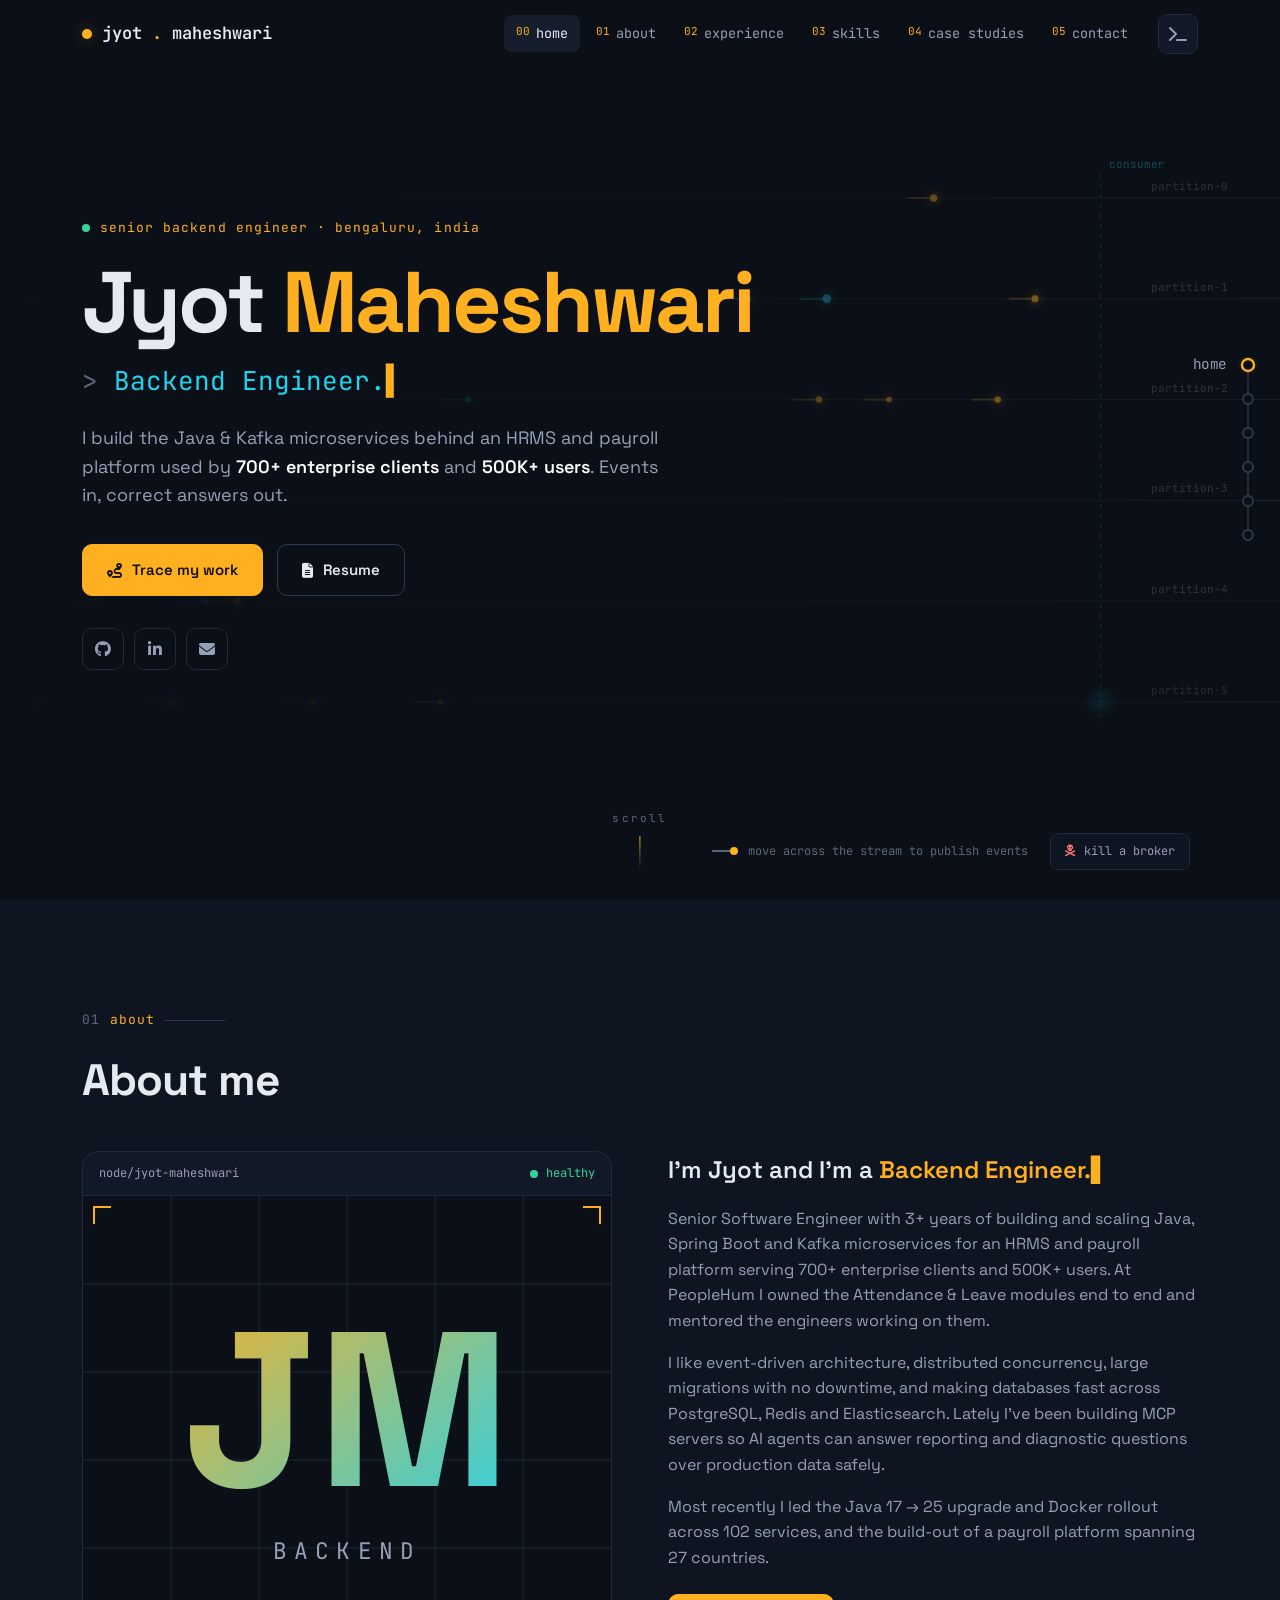
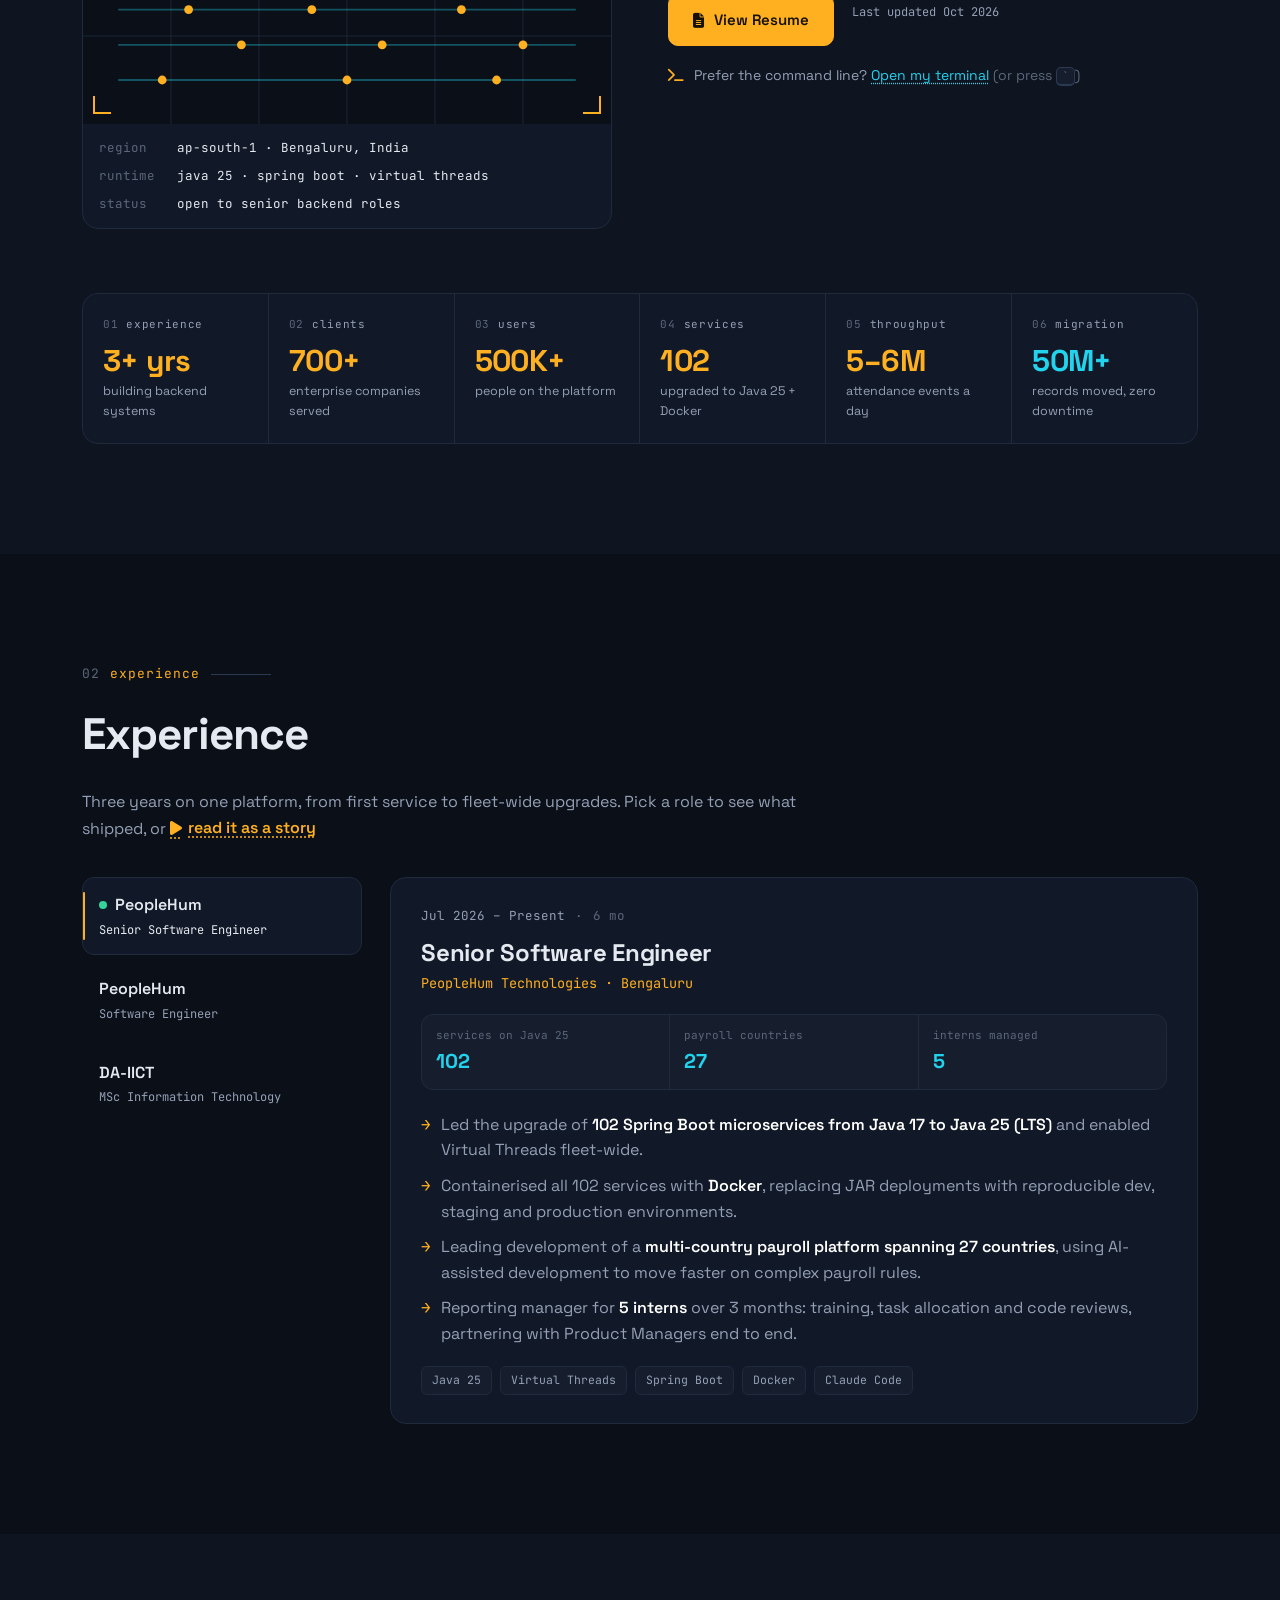
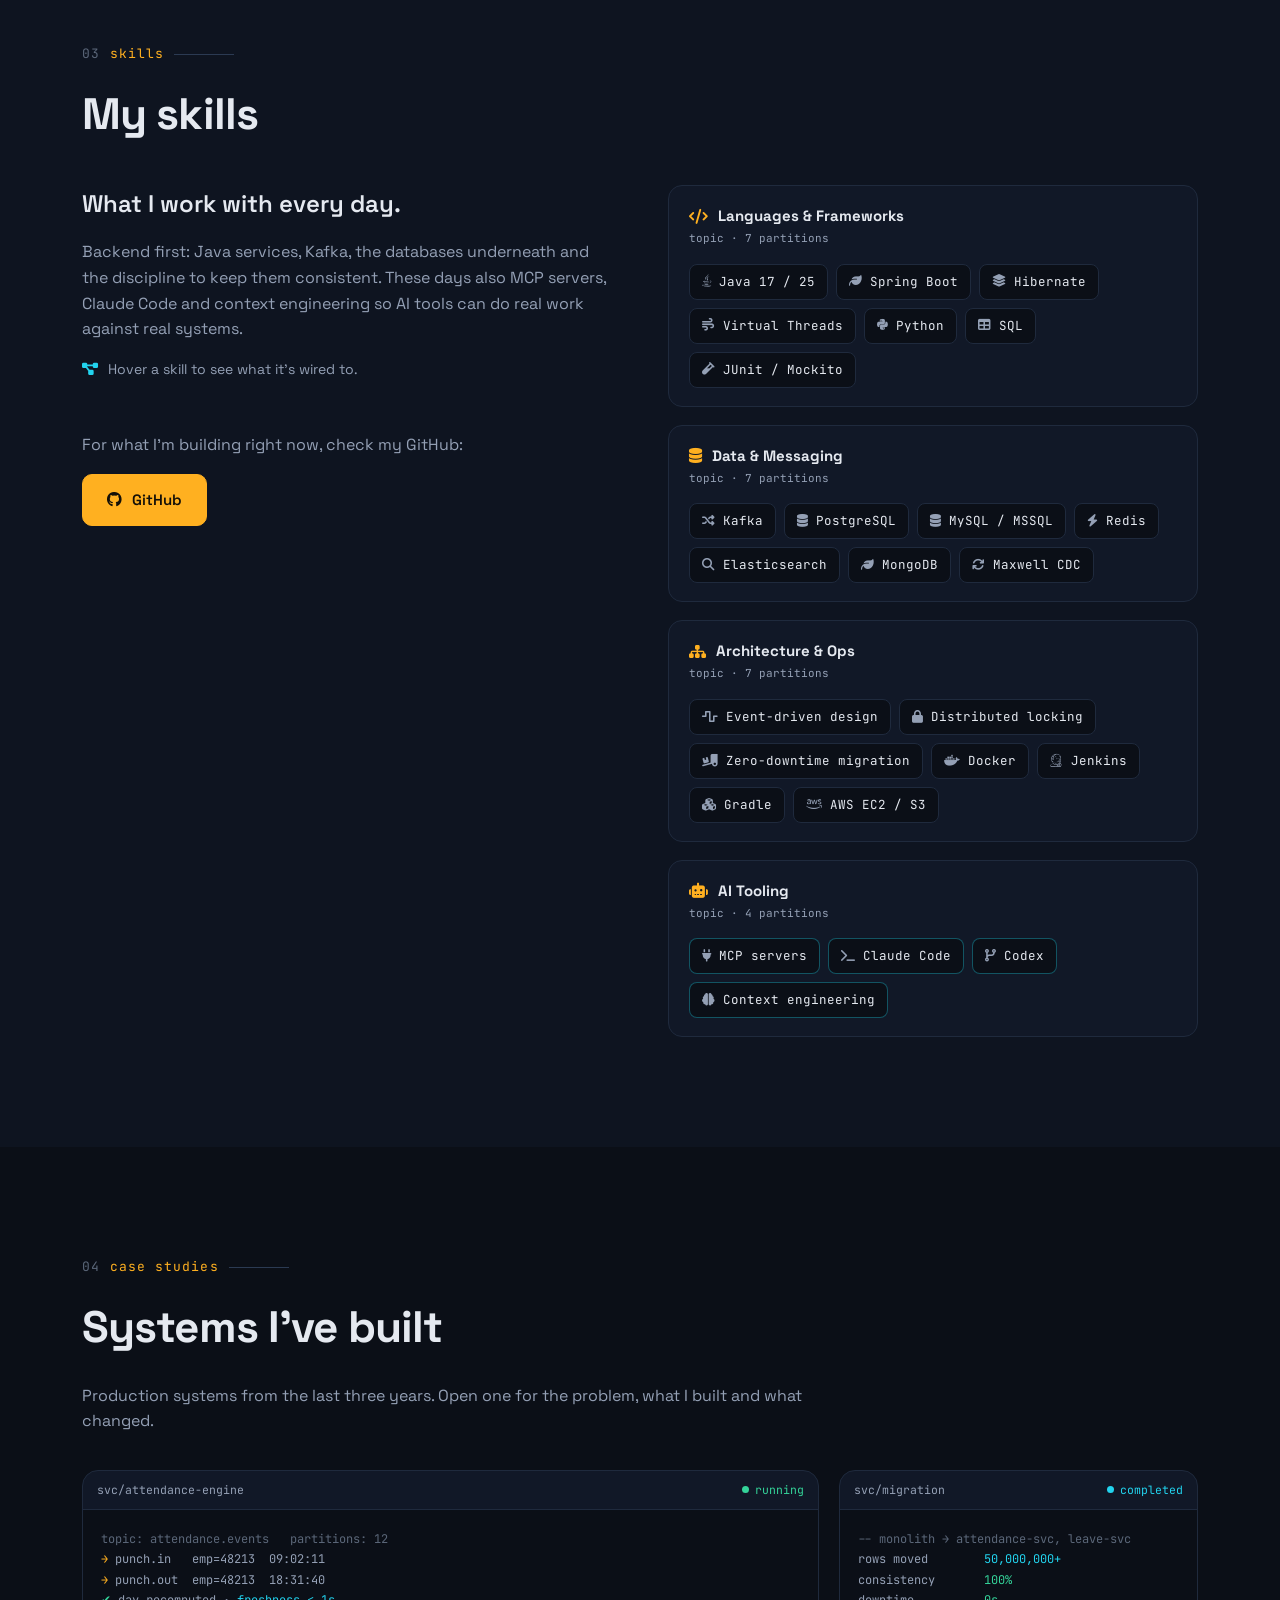
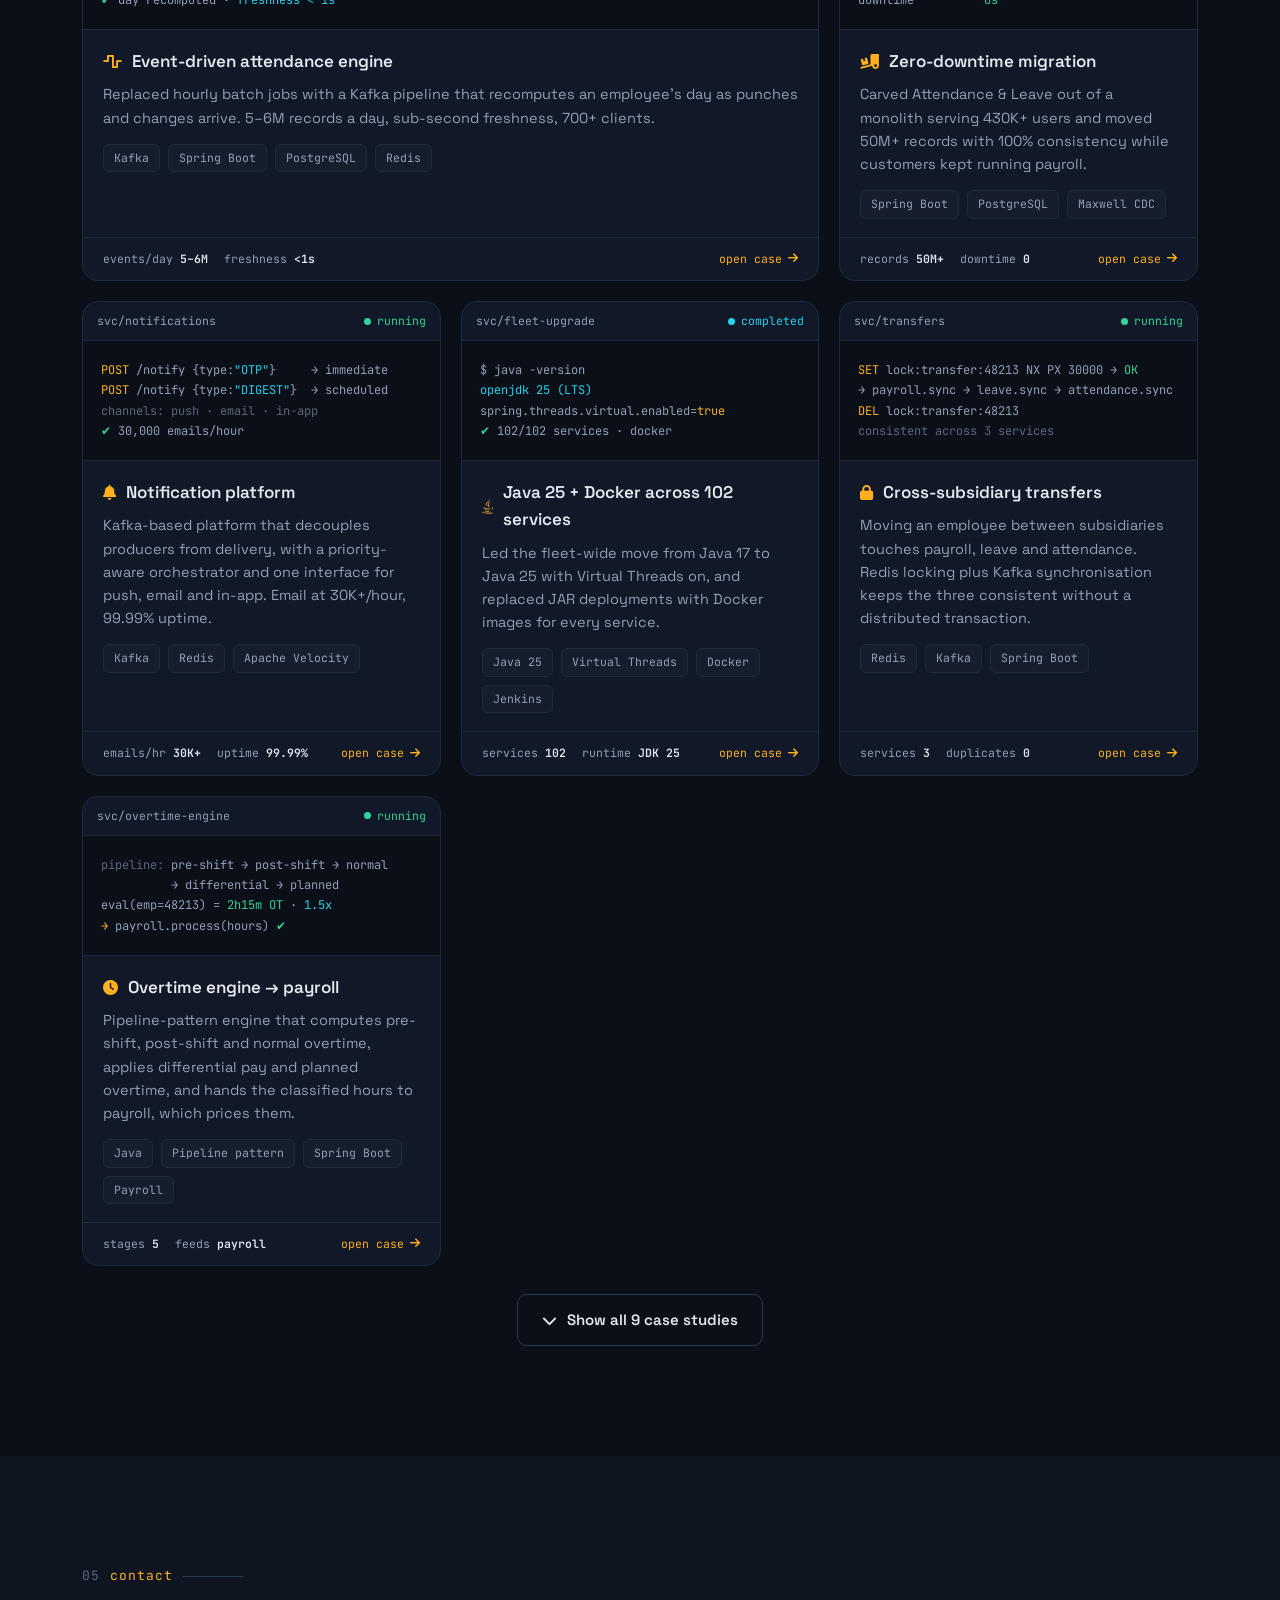
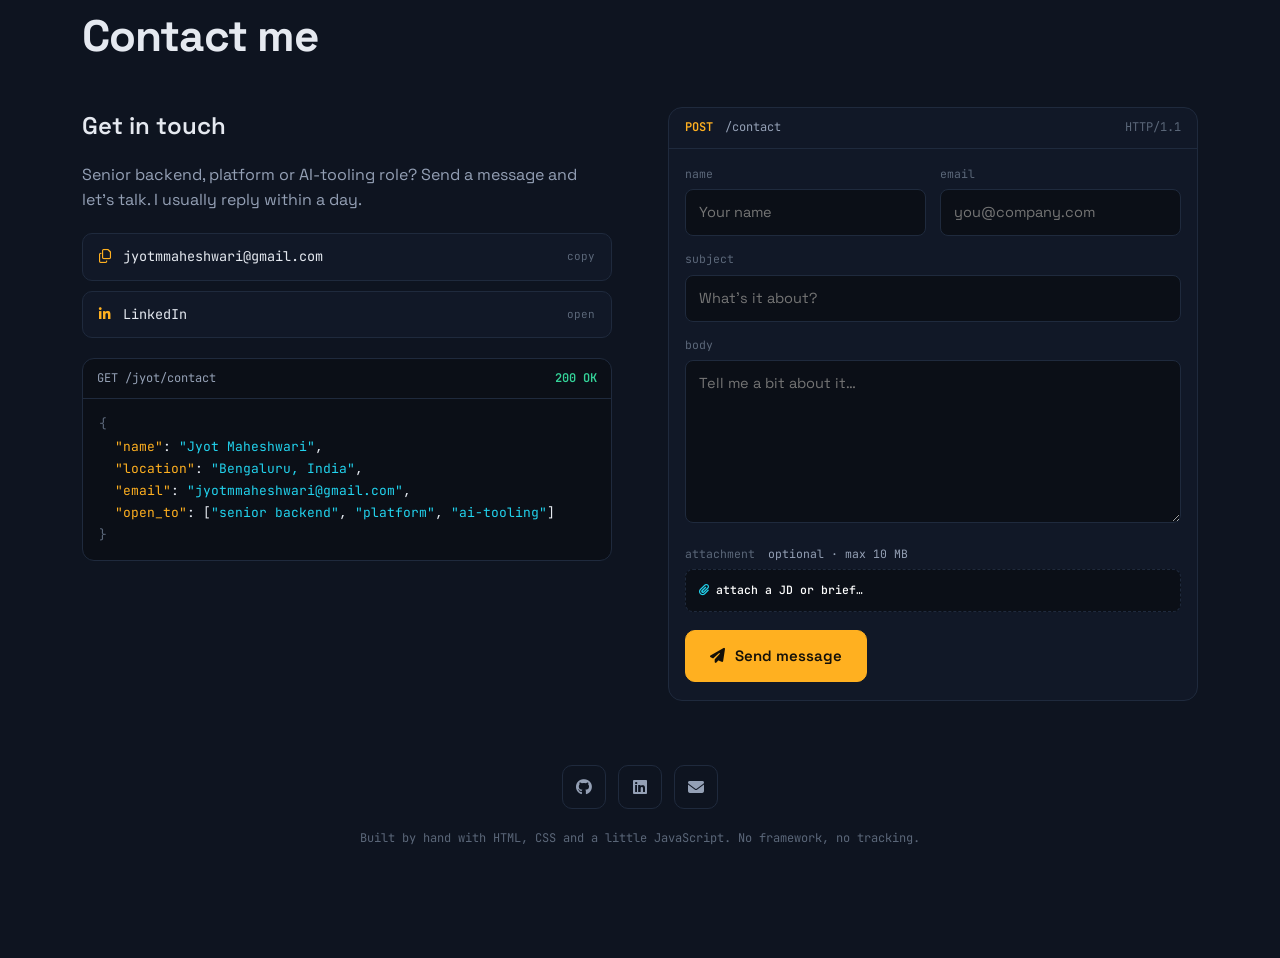
<file: index.html>
<!DOCTYPE html>
<html lang="en">

<head>
    <meta charset="UTF-8">
    <meta name="viewport" content="width=device-width, initial-scale=1">
    <title>Jyot Maheshwari | Senior Backend Engineer</title>
    <meta name="description" content="Jyot Maheshwari, Senior Backend Engineer in Bengaluru. Java, Spring Boot and Kafka microservices for an HRMS and payroll platform with 700+ enterprise clients and 500K+ users. Event-driven systems, zero-downtime migrations and MCP tooling over production data.">
    <meta name="keywords" content="Jyot Maheshwari, backend engineer, Java, Spring Boot, Kafka, microservices, event-driven, MCP, portfolio, Bengaluru">
    <meta name="author" content="Jyot Maheshwari">
    <meta name="theme-color" content="#0b0f17">

    <meta property="og:title" content="Jyot Maheshwari | Senior Backend Engineer">
    <meta property="og:description" content="Java, Spring Boot and Kafka at 500K+ user scale. Event-driven systems, zero-downtime migrations, MCP tooling.">
    <meta property="og:url" content="https://jyot21.github.io/">
    <meta property="og:type" content="website">
    <meta property="og:image" content="https://jyot21.github.io/assets/images/og.png">
    <meta property="og:image:width" content="1200">
    <meta property="og:image:height" content="630">
    <meta property="og:image:alt" content="Jyot Maheshwari, Senior Backend Engineer. Java, Spring Boot, Kafka. Event-stream artwork with partition lanes.">
    <meta name="twitter:card" content="summary_large_image">
    <meta name="twitter:title" content="Jyot Maheshwari | Senior Backend Engineer">
    <meta name="twitter:description" content="Java, Spring Boot and Kafka at 500K+ user scale. Event-driven systems, zero-downtime migrations, MCP tooling.">
    <meta name="twitter:image" content="https://jyot21.github.io/assets/images/og.png">

    <link rel="icon" type="image/svg+xml" href="assets/images/favicon.svg">

    <link rel="preconnect" href="https://fonts.googleapis.com">
    <link rel="preconnect" href="https://fonts.gstatic.com" crossorigin>
    <link href="https://fonts.googleapis.com/css2?family=JetBrains+Mono:wght@400;500;600&family=Space+Grotesk:wght@400;500;600;700&display=swap" rel="stylesheet">
    <link rel="stylesheet" href="https://cdnjs.cloudflare.com/ajax/libs/font-awesome/6.5.2/css/all.min.css" referrerpolicy="no-referrer">
    <link rel="stylesheet" href="assets/css/style.css">
    <link rel="stylesheet" href="assets/css/story.css">
    <script>document.documentElement.classList.add('js');</script>

    <script src="js/main.js" defer></script>
    <script src="js/terminal.js" defer></script>
    <script src="js/story.js" defer></script>
    <script src="js/playground.js" defer></script>
</head>

<body>
    <nav class="trace-rail" aria-label="Section trace">
        <span class="rail-line" aria-hidden="true"><span class="rail-fill"></span></span>
        <span class="rail-packet" aria-hidden="true"></span>
        <a class="rail-stop" href="#home"><span>home</span></a>
        <a class="rail-stop" href="#about"><span>about</span></a>
        <a class="rail-stop" href="#experience"><span>experience</span></a>
        <a class="rail-stop" href="#skills"><span>skills</span></a>
        <a class="rail-stop" href="#projects"><span>case studies</span></a>
        <a class="rail-stop" href="#contact"><span>contact</span></a>
    </nav>

    <button class="scroll-up-btn" type="button" aria-label="Back to top"><i class="fas fa-arrow-up"></i></button>

    <nav class="navbar">
        <div class="max-width">
            <a class="logo" href="#home"><span class="logo-dot" aria-hidden="true"></span>jyot<span>.</span>maheshwari</a>
            <ul class="menu" id="menu">
                <li><a href="#home"><span>00</span>home</a></li>
                <li><a href="#about"><span>01</span>about</a></li>
                <li><a href="#experience"><span>02</span>experience</a></li>
                <li><a href="#skills"><span>03</span>skills</a></li>
                <li><a href="#projects"><span>04</span>case studies</a></li>
                <li><a href="#contact"><span>05</span>contact</a></li>
            </ul>
            <button class="term-btn" type="button" aria-label="Open terminal" title="Terminal ( ` )"><i class="fas fa-terminal"></i></button>
            <button class="menu-btn" type="button" aria-label="Open menu" aria-expanded="false" aria-controls="menu">
                <i class="fas fa-bars"></i>
            </button>
        </div>
    </nav>

    <nav class="dock" aria-label="Sections">
        <a href="#about"><i class="fas fa-user"></i><span>about</span></a>
        <a href="#experience"><i class="fas fa-briefcase"></i><span>work</span></a>
        <a href="#skills"><i class="fas fa-layer-group"></i><span>skills</span></a>
        <a href="#projects"><i class="fas fa-cubes"></i><span>cases</span></a>
        <a href="#contact"><i class="fas fa-paper-plane"></i><span>contact</span></a>
    </nav>

    <!-- home -->
    <section class="home" id="home">
        <canvas class="stream" aria-hidden="true"></canvas>
        <div class="stream-shade" aria-hidden="true"></div>
        <div class="max-width">
            <div class="home-content">
                <p class="kicker hero-kicker"><span class="live-dot" aria-hidden="true"></span>senior backend engineer · bengaluru, india</p>
                <h1 class="text-2">Jyot <span>Maheshwari</span></h1>
                <p class="text-3"><span class="prompt" aria-hidden="true">&gt;</span> <span class="typing" data-words="Backend Engineer.|Event-driven systems builder.|Kafka &amp; Spring Boot engineer.|Zero-downtime migrator.|MCP tooling builder.">Backend Engineer.</span></p>
                <p class="home-sub">I build the Java &amp; Kafka microservices behind an HRMS and payroll platform used by <b>700+ enterprise clients</b> and <b>500K+ users</b>. Events in, correct answers out.</p>
                <div class="home-buttons">
                    <a class="btn" href="#about"><i class="fa-solid fa-route"></i> Trace my work</a>
                    <a class="btn btn-outline" href="resume/Jyot_Maheshwari_Resume.pdf" target="_blank" rel="noopener"><i class="fas fa-file-lines"></i> Resume</a>
                </div>
                <div class="home-social">
                    <a href="https://github.com/jyot21" target="_blank" rel="noopener" aria-label="GitHub"><i class="fab fa-github"></i></a>
                    <a href="https://www.linkedin.com/in/jyot-maheshwari" target="_blank" rel="noopener" aria-label="LinkedIn"><i class="fab fa-linkedin-in"></i></a>
                    <a href="mailto:jyotmmaheshwari@gmail.com" aria-label="Email"><i class="fas fa-envelope"></i></a>
                </div>
            </div>
        </div>
        <div class="stream-tools">
            <p class="stream-hint" aria-hidden="true"><i></i>move across the stream to publish events</p>
            <button class="chaos-btn" type="button" title="Take one broker down and watch leader election move its partitions"><i class="fas fa-skull-crossbones" aria-hidden="true"></i> <span>kill a broker</span></button>
        </div>
        <ol class="chaos-log" id="chaos-log" aria-live="polite" aria-label="Cluster events"></ol>
        <a href="#about" class="scroll-down" aria-label="Scroll to about"><span>scroll</span><i></i></a>
    </section>

    <!-- about -->
    <section class="about" id="about">
        <div class="max-width">
            <p class="kicker"><span>01</span>about</p>
            <h2 class="title">About me</h2>
            <div class="about-content">
                <div class="column left reveal">
                    <figure class="inspector">
                        <figcaption class="inspector-bar">
                            <span>node/jyot-maheshwari</span>
                            <span class="state"><i class="live-dot"></i>healthy</span>
                        </figcaption>
                        <div class="photo monogram">
                            <svg viewBox="0 0 600 600" role="img" aria-label="JM monogram">
                                <defs>
                                    <linearGradient id="mgGrad" x1="0" y1="0" x2="1" y2="1">
                                        <stop offset="0" stop-color="#ffb020"/>
                                        <stop offset="1" stop-color="#22d3ee"/>
                                    </linearGradient>
                                </defs>
                                <g class="mg-grid" stroke="#1f2a3d" stroke-width="1">
                                    <path d="M0 100H600M0 200H600M0 300H600M0 400H600M0 500H600M100 0V600M200 0V600M300 0V600M400 0V600M500 0V600"/>
                                </g>
                                <g class="mg-lanes" fill="none" stroke="#22d3ee" stroke-opacity=".35" stroke-width="2">
                                    <path d="M40 470H560"/><path d="M40 510H560"/><path d="M40 550H560"/>
                                </g>
                                <g class="mg-packets" fill="#ffb020">
                                    <circle cx="120" cy="470" r="5"/><circle cx="260" cy="470" r="5"/><circle cx="430" cy="470" r="5"/>
                                    <circle cx="180" cy="510" r="5"/><circle cx="340" cy="510" r="5"/><circle cx="500" cy="510" r="5"/>
                                    <circle cx="90" cy="550" r="5"/><circle cx="300" cy="550" r="5"/><circle cx="470" cy="550" r="5"/>
                                </g>
                                <text class="mg-text" x="300" y="330" text-anchor="middle" font-family="Space Grotesk, system-ui, sans-serif" font-weight="700" font-size="250" fill="url(#mgGrad)">JM</text>
                                <text class="mg-sub" x="300" y="412" text-anchor="middle" font-family="JetBrains Mono, monospace" font-size="26" fill="#94a0b5" letter-spacing="8">BACKEND</text>
                            </svg>
                            <span class="scan" aria-hidden="true"></span>
                            <span class="corner tl" aria-hidden="true"></span><span class="corner tr" aria-hidden="true"></span>
                            <span class="corner bl" aria-hidden="true"></span><span class="corner br" aria-hidden="true"></span>
                        </div>
                        <dl class="inspector-meta">
                            <div><dt>region</dt><dd>ap-south-1 · Bengaluru, India</dd></div>
                            <div><dt>runtime</dt><dd>java 25 · spring boot · virtual threads</dd></div>
                            <div><dt>status</dt><dd>open to senior backend roles</dd></div>
                        </dl>
                    </figure>
                </div>
                <div class="column right reveal">
                    <div class="text">I'm Jyot and I'm a <span class="typing-2" data-words="Backend Engineer.|Systems thinker.|Kafka person.">Backend Engineer.</span></div>
                    <p data-scroll-read>Senior Software Engineer with 3+ years of building and scaling Java, Spring Boot and Kafka microservices for an HRMS and payroll platform serving 700+ enterprise clients and 500K+ users. At PeopleHum I owned the Attendance &amp; Leave modules end to end and mentored the engineers working on them.</p>
                    <p data-scroll-read>I like event-driven architecture, distributed concurrency, large migrations with no downtime, and making databases fast across PostgreSQL, Redis and Elasticsearch. Lately I've been building MCP servers so AI agents can answer reporting and diagnostic questions over production data safely.</p>
                    <p data-scroll-read>Most recently I led the Java 17 → 25 upgrade and Docker rollout across 102 services, and the build-out of a payroll platform spanning 27 countries.</p>
                    <div class="about-actions">
                        <a class="btn" href="resume/Jyot_Maheshwari_Resume.pdf" target="_blank" rel="noopener"><i class="fas fa-file-lines"></i> View Resume</a>
                        <p class="resume-meta">Last updated <span data-resume-updated>Oct 2026</span></p>
                    </div>
                    <p class="term-hint"><i class="fas fa-terminal"></i> Prefer the command line? <button type="button" class="term-open">Open my terminal</button> <span class="kbd-or">(or press <kbd>`</kbd>)</span></p>
                </div>
            </div>

            <div class="metrics reveal" aria-label="Key numbers">
                <div class="metric" style="--i:0">
                    <p class="metric-name"><span>01</span>experience</p>
                    <p class="num" data-count="3" data-suffix="+ yrs">3+ yrs</p>
                    <p class="lbl">building backend systems</p>
                </div>
                <div class="metric" style="--i:1">
                    <p class="metric-name"><span>02</span>clients</p>
                    <p class="num" data-count="700" data-suffix="+">700+</p>
                    <p class="lbl">enterprise companies served</p>
                </div>
                <div class="metric" style="--i:2">
                    <p class="metric-name"><span>03</span>users</p>
                    <p class="num" data-count="500" data-suffix="K+">500K+</p>
                    <p class="lbl">people on the platform</p>
                </div>
                <div class="metric" style="--i:3">
                    <p class="metric-name"><span>04</span>services</p>
                    <p class="num" data-count="102">102</p>
                    <p class="lbl">upgraded to Java 25 + Docker</p>
                </div>
                <div class="metric" style="--i:4">
                    <p class="metric-name"><span>05</span>throughput</p>
                    <p class="num" data-count="6" data-prefix="5–" data-suffix="M">5–6M</p>
                    <p class="lbl">attendance events a day</p>
                </div>
                <div class="metric signal" style="--i:5">
                    <p class="metric-name"><span>06</span>migration</p>
                    <p class="num" data-count="50" data-suffix="M+">50M+</p>
                    <p class="lbl">records moved, zero downtime</p>
                </div>
            </div>
        </div>
    </section>

    <!-- experience -->
    <section class="experience" id="experience">
        <div class="max-width">
            <p class="kicker"><span>02</span>experience</p>
            <h2 class="title">Experience</h2>
            <p class="section-lede">Three years on one platform, from first service to fleet-wide upgrades. Pick a role to see what shipped, or <button class="story-btn" type="button"><i class="fa-solid fa-play"></i> read it as a story</button></p>

            <div class="xp" id="xp">
                <div class="xp-tabs" role="tablist" aria-label="Roles">
                    <button class="xp-tab" type="button" role="tab" id="xp-tab-senior" aria-controls="xp-senior" aria-selected="true"><span class="xp-tab-co"><i class="live-dot" aria-hidden="true"></i>PeopleHum</span><span class="xp-tab-role">Senior Software Engineer</span></button>
                    <button class="xp-tab" type="button" role="tab" id="xp-tab-se" aria-controls="xp-se" aria-selected="false" tabindex="-1"><span class="xp-tab-co">PeopleHum</span><span class="xp-tab-role">Software Engineer</span></button>
                    <button class="xp-tab" type="button" role="tab" id="xp-tab-edu" aria-controls="xp-edu" aria-selected="false" tabindex="-1"><span class="xp-tab-co">DA-IICT</span><span class="xp-tab-role">MSc Information Technology</span></button>
                </div>
                <div class="xp-panels">
                    <!-- TODO: the resume says "Present"; change data-end and the date text once you decide how to show the Oct 2026 exit. -->
                    <article class="job xp-panel current" role="tabpanel" id="xp-senior" aria-labelledby="xp-tab-senior" data-start="2026-07" data-end="now">
                        <header class="xp-head">
                            <p class="xp-when"><span class="date">Jul 2026 – Present</span><span class="dur"></span></p>
                            <h3>Senior Software Engineer</h3>
                            <p class="company">PeopleHum Technologies · Bengaluru</p>
                        </header>
                        <dl class="xp-stats">
                            <div><dt>services on Java 25</dt><dd>102</dd></div>
                            <div><dt>payroll countries</dt><dd>27</dd></div>
                            <div><dt>interns managed</dt><dd>5</dd></div>
                        </dl>
                        <ul class="xp-list">
                            <li>Led the upgrade of <b>102 Spring Boot microservices from Java 17 to Java 25 (LTS)</b> and enabled Virtual Threads fleet-wide.</li>
                            <li>Containerised all 102 services with <b>Docker</b>, replacing JAR deployments with reproducible dev, staging and production environments.</li>
                            <li>Leading development of a <b>multi-country payroll platform spanning 27 countries</b>, using AI-assisted development to move faster on complex payroll rules.</li>
                            <li>Reporting manager for <b>5 interns</b> over 3 months: training, task allocation and code reviews, partnering with Product Managers end to end.</li>
                        </ul>
                        <div class="tags"><span>Java 25</span><span>Virtual Threads</span><span>Spring Boot</span><span>Docker</span><span>Claude Code</span></div>
                    </article>
                    <article class="job xp-panel" role="tabpanel" id="xp-se" aria-labelledby="xp-tab-se" data-start="2023-07" data-end="2026-06">
                        <header class="xp-head">
                            <p class="xp-when"><span class="date">Jul 2023 – Jun 2026</span><span class="dur"></span></p>
                            <h3>Software Engineer</h3>
                            <p class="company">PeopleHum Technologies · Bengaluru</p>
                        </header>
                        <dl class="xp-stats">
                            <div><dt>records migrated</dt><dd>50M+</dd></div>
                            <div><dt>events / day</dt><dd>5–6M</dd></div>
                            <div><dt>query time</dt><dd>−40%</dd></div>
                        </dl>
                        <ul class="xp-list">
                            <li>Owned the <b>Attendance &amp; Leave modules</b> end to end for 700+ clients (500K+ users); drove architecture and mentored 5 engineers through reviews and design-pattern workshops.</li>
                            <li>Drove a <b>zero-downtime monolith-to-microservices migration</b> for a 430K+ user platform: 50M+ records, 100% data consistency.</li>
                            <li>Redesigned attendance calculation from hourly batch jobs to an <b>event-driven pipeline: 5–6M records a day with sub-second freshness</b>.</li>
                            <li><b>Redis distributed locking + Kafka synchronisation</b> for cross-subsidiary employee transfers across payroll, leave and attendance.</li>
                            <li>Cut average query time by <b>40%</b> with indexing, partition pruning and query rewrites on large tables.</li>
                            <li>Generic database integration framework over TLS (MySQL, MSSQL): <b>5M+ records/day</b>, idempotent, retried, zero duplicates.</li>
                            <li>Overtime engine on the <b>Pipeline pattern</b> (pre-shift, post-shift, normal, differential and planned OT) integrated with payroll; Kafka notification platform with a priority-aware orchestrator; email system at <b>30K+/hour, 99.99% uptime</b>.</li>
                        </ul>
                        <div class="tags"><span>Java 17</span><span>Spring Boot</span><span>Kafka</span><span>PostgreSQL</span><span>Redis</span><span>Elasticsearch</span></div>
                    </article>
                    <article class="job xp-panel" role="tabpanel" id="xp-edu" aria-labelledby="xp-tab-edu" data-start="2021-08" data-end="2023-05">
                        <header class="xp-head">
                            <p class="xp-when"><span class="date">Aug 2021 – May 2023</span><span class="dur"></span></p>
                            <h3>MSc in Information Technology</h3>
                            <p class="company">Dhirubhai Ambani Institute of Information and Communication Technology · Gujarat</p>
                        </header>
                        <dl class="xp-stats">
                            <div><dt>CGPA</dt><dd>7.69</dd></div>
                            <div><dt>team project</dt><dd>RideSharing</dd></div>
                            <div><dt>stack</dt><dd>Spring + React</dd></div>
                        </dl>
                        <ul class="xp-list">
                            <li>Built <b>RideSharing.com</b> with a team: drivers and passengers post and match ride requests along shared routes in either direction.</li>
                            <li>Worked on both the <b>Spring Boot REST API</b> and the React frontend.</li>
                        </ul>
                        <div class="tags"><span>Java</span><span>Spring Boot</span><span>React</span></div>
                    </article>
                </div>
            </div>
        </div>
    </section>

    <!-- skills -->
    <section class="skills" id="skills">
        <div class="max-width">
            <p class="kicker"><span>03</span>skills</p>
            <h2 class="title">My skills</h2>
            <div class="skills-content">
                <div class="column left reveal">
                    <div class="text">What I work with every day.</div>
                    <p>Backend first: Java services, Kafka, the databases underneath and the discipline to keep them consistent. These days also MCP servers, Claude Code and context engineering so AI tools can do real work against real systems.</p>
                    <p class="topo-hint"><i class="fas fa-diagram-project"></i> <span class="hint-hover">Hover</span><span class="hint-touch">Tap</span> a skill to see what it's wired to.</p>
                    <p class="topo-caption" aria-live="polite"></p>
                    <p>For what I'm building right now, check my GitHub:</p>
                    <a class="btn" href="https://github.com/jyot21" target="_blank" rel="noopener"><i class="fab fa-github"></i> GitHub</a>
                </div>
                <div class="column right topology" id="topology">
                    <svg class="topo-links" aria-hidden="true"></svg>
                    <div class="skill-group reveal">
                        <h3><i class="fas fa-code"></i> Languages &amp; Frameworks</h3>
                        <p class="topic-meta">topic · 7 partitions</p>
                        <div class="skill-icons">
                            <span class="chip" data-skill="java" tabindex="0"><i class="fab fa-java"></i>Java 17 / 25</span>
                            <span class="chip" data-skill="spring" tabindex="0"><i class="fas fa-leaf"></i>Spring Boot</span>
                            <span class="chip" data-skill="hibernate" tabindex="0"><i class="fas fa-layer-group"></i>Hibernate</span>
                            <span class="chip" data-skill="vthreads" tabindex="0"><i class="fas fa-wind"></i>Virtual Threads</span>
                            <span class="chip" data-skill="python" tabindex="0"><i class="fab fa-python"></i>Python</span>
                            <span class="chip" data-skill="sql" tabindex="0"><i class="fas fa-table"></i>SQL</span>
                            <span class="chip" data-skill="junit" tabindex="0"><i class="fas fa-vial"></i>JUnit / Mockito</span>
                        </div>
                    </div>
                    <div class="skill-group reveal">
                        <h3><i class="fas fa-database"></i> Data &amp; Messaging</h3>
                        <p class="topic-meta">topic · 7 partitions</p>
                        <div class="skill-icons">
                            <span class="chip" data-skill="kafka" tabindex="0"><i class="fas fa-shuffle"></i>Kafka</span>
                            <span class="chip" data-skill="postgres" tabindex="0"><i class="fas fa-database"></i>PostgreSQL</span>
                            <span class="chip" data-skill="mysql" tabindex="0"><i class="fas fa-database"></i>MySQL / MSSQL</span>
                            <span class="chip" data-skill="redis" tabindex="0"><i class="fas fa-bolt"></i>Redis</span>
                            <span class="chip" data-skill="es" tabindex="0"><i class="fas fa-magnifying-glass"></i>Elasticsearch</span>
                            <span class="chip" data-skill="mongo" tabindex="0"><i class="fas fa-leaf"></i>MongoDB</span>
                            <span class="chip" data-skill="cdc" tabindex="0"><i class="fas fa-arrows-rotate"></i>Maxwell CDC</span>
                        </div>
                    </div>
                    <div class="skill-group reveal">
                        <h3><i class="fas fa-sitemap"></i> Architecture &amp; Ops</h3>
                        <p class="topic-meta">topic · 7 partitions</p>
                        <div class="skill-icons">
                            <span class="chip" data-skill="events" tabindex="0"><i class="fas fa-wave-square"></i>Event-driven design</span>
                            <span class="chip" data-skill="locks" tabindex="0"><i class="fas fa-lock"></i>Distributed locking</span>
                            <span class="chip" data-skill="migration" tabindex="0"><i class="fas fa-truck-ramp-box"></i>Zero-downtime migration</span>
                            <span class="chip" data-skill="docker" tabindex="0"><i class="fab fa-docker"></i>Docker</span>
                            <span class="chip" data-skill="jenkins" tabindex="0"><i class="fab fa-jenkins"></i>Jenkins</span>
                            <span class="chip" data-skill="gradle" tabindex="0"><i class="fas fa-cubes"></i>Gradle</span>
                            <span class="chip" data-skill="aws" tabindex="0"><i class="fab fa-aws"></i>AWS EC2 / S3</span>
                        </div>
                    </div>
                    <div class="skill-group reveal">
                        <h3><i class="fas fa-robot"></i> AI Tooling</h3>
                        <p class="topic-meta">topic · 4 partitions</p>
                        <div class="skill-icons">
                            <span class="chip ai" data-skill="mcp" tabindex="0"><i class="fas fa-plug"></i>MCP servers</span>
                            <span class="chip ai" data-skill="claude" tabindex="0"><i class="fas fa-terminal"></i>Claude Code</span>
                            <span class="chip ai" data-skill="codex" tabindex="0"><i class="fas fa-code-branch"></i>Codex</span>
                            <span class="chip ai" data-skill="context" tabindex="0"><i class="fas fa-brain"></i>Context engineering</span>
                        </div>
                    </div>
                </div>
            </div>
        </div>
    </section>

    <!-- case studies -->
    <section class="projects" id="projects">
        <div class="max-width">
            <p class="kicker"><span>04</span>case studies</p>
            <h2 class="title">Systems I've built</h2>
            <p class="section-lede">Production systems from the last three years. Open one for the problem, what I built and what changed.</p>
            <div class="services" id="services">
                <article class="card featured" data-case="attendance" tabindex="0" role="button" aria-haspopup="dialog">
                    <div class="card-bar"><span class="svc">svc/attendance-engine</span><span class="status live">running</span></div>
                    <div class="card-media code-art" aria-hidden="true">
<pre><span class="c">topic: attendance.events   partitions: 12</span>
<span class="k">→</span> punch.in   emp=48213  09:02:11
<span class="k">→</span> punch.out  emp=48213  18:31:40
<span class="ok">✔</span> day recomputed · <span class="s">freshness &lt; 1s</span></pre>
                    </div>
                    <div class="card-body">
                        <div class="text"><i class="fas fa-wave-square"></i> Event-driven attendance engine</div>
                        <p>Replaced hourly batch jobs with a Kafka pipeline that recomputes an employee's day as punches and changes arrive. 5–6M records a day, sub-second freshness, 700+ clients.</p>
                        <div class="tags"><span>Kafka</span><span>Spring Boot</span><span>PostgreSQL</span><span>Redis</span></div>
                    </div>
                    <div class="card-metrics"><span>events/day <b>5–6M</b></span><span>freshness <b>&lt;1s</b></span><span class="open">open case <i class="fas fa-arrow-right"></i></span></div>
                </article>
                <article class="card" data-case="migration" tabindex="0" role="button" aria-haspopup="dialog">
                    <div class="card-bar"><span class="svc">svc/migration</span><span class="status done">completed</span></div>
                    <div class="card-media code-art" aria-hidden="true">
<pre><span class="c">-- monolith → attendance-svc, leave-svc</span>
rows moved        <span class="s">50,000,000+</span>
consistency       <span class="ok">100%</span>
downtime          <span class="ok">0s</span></pre>
                    </div>
                    <div class="card-body">
                        <div class="text"><i class="fas fa-truck-ramp-box"></i> Zero-downtime migration</div>
                        <p>Carved Attendance &amp; Leave out of a monolith serving 430K+ users and moved 50M+ records with 100% consistency while customers kept running payroll.</p>
                        <div class="tags"><span>Spring Boot</span><span>PostgreSQL</span><span>Maxwell CDC</span></div>
                    </div>
                    <div class="card-metrics"><span>records <b>50M+</b></span><span>downtime <b>0</b></span><span class="open">open case <i class="fas fa-arrow-right"></i></span></div>
                </article>
                <article class="card" data-case="notifications" tabindex="0" role="button" aria-haspopup="dialog">
                    <div class="card-bar"><span class="svc">svc/notifications</span><span class="status live">running</span></div>
                    <div class="card-media code-art" aria-hidden="true">
<pre><span class="k">POST</span> /notify {type:<span class="s">"OTP"</span>}     → immediate
<span class="k">POST</span> /notify {type:<span class="s">"DIGEST"</span>}  → scheduled
<span class="c">channels: push · email · in-app</span>
<span class="ok">✔</span> 30,000 emails/hour</pre>
                    </div>
                    <div class="card-body">
                        <div class="text"><i class="fas fa-bell"></i> Notification platform</div>
                        <p>Kafka-based platform that decouples producers from delivery, with a priority-aware orchestrator and one interface for push, email and in-app. Email at 30K+/hour, 99.99% uptime.</p>
                        <div class="tags"><span>Kafka</span><span>Redis</span><span>Apache Velocity</span></div>
                    </div>
                    <div class="card-metrics"><span>emails/hr <b>30K+</b></span><span>uptime <b>99.99%</b></span><span class="open">open case <i class="fas fa-arrow-right"></i></span></div>
                </article>
                <article class="card" data-case="jdk25" tabindex="0" role="button" aria-haspopup="dialog">
                    <div class="card-bar"><span class="svc">svc/fleet-upgrade</span><span class="status done">completed</span></div>
                    <div class="card-media code-art" aria-hidden="true">
<pre>$ java -version
<span class="s">openjdk 25 (LTS)</span>
spring.threads.virtual.enabled=<span class="k">true</span>
<span class="ok">✔</span> 102/102 services · docker</pre>
                    </div>
                    <div class="card-body">
                        <div class="text"><i class="fab fa-java"></i> Java 25 + Docker across 102 services</div>
                        <p>Led the fleet-wide move from Java 17 to Java 25 with Virtual Threads on, and replaced JAR deployments with Docker images for every service.</p>
                        <div class="tags"><span>Java 25</span><span>Virtual Threads</span><span>Docker</span><span>Jenkins</span></div>
                    </div>
                    <div class="card-metrics"><span>services <b>102</b></span><span>runtime <b>JDK 25</b></span><span class="open">open case <i class="fas fa-arrow-right"></i></span></div>
                </article>
                <article class="card" data-case="transfers" tabindex="0" role="button" aria-haspopup="dialog">
                    <div class="card-bar"><span class="svc">svc/transfers</span><span class="status live">running</span></div>
                    <div class="card-media code-art" aria-hidden="true">
<pre><span class="k">SET</span> lock:transfer:48213 NX PX 30000 → <span class="ok">OK</span>
→ payroll.sync → leave.sync → attendance.sync
<span class="k">DEL</span> lock:transfer:48213
<span class="c">consistent across 3 services</span></pre>
                    </div>
                    <div class="card-body">
                        <div class="text"><i class="fas fa-lock"></i> Cross-subsidiary transfers</div>
                        <p>Moving an employee between subsidiaries touches payroll, leave and attendance. Redis locking plus Kafka synchronisation keeps the three consistent without a distributed transaction.</p>
                        <div class="tags"><span>Redis</span><span>Kafka</span><span>Spring Boot</span></div>
                    </div>
                    <div class="card-metrics"><span>services <b>3</b></span><span>duplicates <b>0</b></span><span class="open">open case <i class="fas fa-arrow-right"></i></span></div>
                </article>
                <article class="card" data-case="overtime" tabindex="0" role="button" aria-haspopup="dialog">
                    <div class="card-bar"><span class="svc">svc/overtime-engine</span><span class="status live">running</span></div>
                    <div class="card-media code-art" aria-hidden="true">
<pre><span class="c">pipeline:</span> pre-shift → post-shift → normal
          → differential → planned
eval(emp=48213) = <span class="ok">2h15m OT</span> · <span class="s">1.5x</span>
<span class="k">→</span> payroll.process(hours) <span class="ok">✔</span></pre>
                    </div>
                    <div class="card-body">
                        <div class="text"><i class="fas fa-clock"></i> Overtime engine → payroll</div>
                        <p>Pipeline-pattern engine that computes pre-shift, post-shift and normal overtime, applies differential pay and planned overtime, and hands the classified hours to payroll, which prices them.</p>
                        <div class="tags"><span>Java</span><span>Pipeline pattern</span><span>Spring Boot</span><span>Payroll</span></div>
                    </div>
                    <div class="card-metrics"><span>stages <b>5</b></span><span>feeds <b>payroll</b></span><span class="open">open case <i class="fas fa-arrow-right"></i></span></div>
                </article>
                <article class="card" data-case="mcp" tabindex="0" role="button" aria-haspopup="dialog">
                    <div class="card-bar"><span class="svc">svc/mcp-tools</span><span class="status building">building</span></div>
                    <div class="card-media code-art" aria-hidden="true">
<pre><span class="c">tools/list</span>
  query_readonly(sql)        <span class="s">max_rows=200</span>
  tail_logs(service, mins)
<span class="c">scope: read-only · scoped · audited</span></pre>
                    </div>
                    <div class="card-body">
                        <div class="text"><i class="fas fa-plug"></i> MCP tools over production data</div>
                        <p>MCP servers that expose read-only, scoped tools over production datastores so AI agents can answer reporting and diagnostic questions without an engineer in the loop.</p>
                        <div class="tags"><span>MCP</span><span>Claude Code</span><span>Python</span></div>
                    </div>
                    <div class="card-metrics"><span>access <b>read-only</b></span><span>status <b>wip</b></span><span class="open">open case <i class="fas fa-arrow-right"></i></span></div>
                </article>
                <article class="card" data-case="dbint" tabindex="0" role="button" aria-haspopup="dialog">
                    <div class="card-bar"><span class="svc">svc/db-integration</span><span class="status live">running</span></div>
                    <div class="card-media code-art" aria-hidden="true">
<pre>conn mysql+tls://client-a   <span class="ok">✔</span>
conn mssql+tls://client-b   <span class="ok">✔</span>
rows/day   <span class="s">5,000,000+</span>
dupes      <span class="ok">0</span></pre>
                    </div>
                    <div class="card-body">
                        <div class="text"><i class="fas fa-arrows-rotate"></i> Database integration framework</div>
                        <p>Generic framework for pulling customer data over TLS from MySQL and MSSQL: 5M+ records a day with idempotency, retries and zero duplication.</p>
                        <div class="tags"><span>Java</span><span>MySQL</span><span>MSSQL</span><span>TLS</span></div>
                    </div>
                    <div class="card-metrics"><span>rows/day <b>5M+</b></span><span>dupes <b>0</b></span><span class="open">open case <i class="fas fa-arrow-right"></i></span></div>
                </article>
                <article class="card" data-case="ridesharing" tabindex="0" role="button" aria-haspopup="dialog">
                    <div class="card-bar"><span class="svc">svc/ridesharing</span><span class="status idle">archived</span></div>
                    <div class="card-media code-art" aria-hidden="true">
<pre><span class="k">POST</span> /rides {from:<span class="s">"DA-IICT"</span>, to:<span class="s">"Ahmedabad"</span>}
match: 3 drivers · either direction
<span class="c">team project · 2022</span></pre>
                    </div>
                    <div class="card-body">
                        <div class="text"><i class="fas fa-car"></i> RideSharing.com</div>
                        <p>Full-stack ride-sharing app from my master's: drivers and passengers post and match ride requests along shared routes in either direction.</p>
                        <div class="tags"><span>Spring Boot</span><span>React</span></div>
                    </div>
                    <div class="card-metrics"><span>year <b>2022</b></span><span>stack <b>Spring + React</b></span><span class="open">open case <i class="fas fa-arrow-right"></i></span></div>
                </article>
            </div>
            <button class="btn btn-outline more-projects" type="button" aria-expanded="false" aria-controls="services"><i class="fas fa-chevron-down"></i> <span>Show all 9 case studies</span></button>
        </div>

        <!-- TODO (attendance): add partitioning key, late/out-of-order handling and the consistency-vs-freshness trade-off you chose. -->
        <template id="case-attendance">
            <p class="case-kicker">Attendance &amp; Leave · PeopleHum</p>
            <h3>Event-driven attendance engine</h3>
            <div class="case-grid">
                <div class="case-block">
                    <h4><i class="fas fa-bug"></i> Problem</h4>
                    <p>Attendance was computed by scheduled batch jobs. A punch, a shift change or a regularisation only showed up on the next hourly run, so managers saw stale numbers and support carried the gap for 700+ clients.</p>
                </div>
                <div class="case-block">
                    <h4><i class="fas fa-hammer"></i> What I built</h4>
                    <ul>
                        <li>Redesigned the calculation as an event-driven pipeline on Kafka: an employee's day is recomputed as events arrive instead of on a timer.</li>
                        <li>Kept the correction path first-class, so late punches and regularisations recompute the affected day rather than waiting for a batch.</li>
                        <li>Tuned the tables underneath with indexing, partition pruning and query rewrites: average query time down 40%.</li>
                    </ul>
                </div>
                <div class="case-block">
                    <h4><i class="fas fa-bolt"></i> Outcome</h4>
                    <p>5–6M attendance records a day computed with sub-second freshness instead of hourly delays, for 700+ enterprise clients and 500K+ users.</p>
                </div>
            </div>
            <div class="adr" data-adr>
                <article class="adr-item">
                    <header><span class="adr-id">ADR-01</span><h4>Recompute on events instead of on a timer</h4><span class="adr-status">accepted</span></header>
                    <dl>
                        <dt>Context</dt><dd>Attendance ran as hourly batch jobs. Any punch, shift change or regularisation waited for the next run, so managers saw stale numbers and support absorbed the gap across 700+ clients.</dd>
                        <dt>Decision</dt><dd>Every attendance-relevant change is published to Kafka and a consumer recomputes the affected employee-day as events arrive. The batch stays only as a nightly safety net.</dd>
                        <dt>Consequences</dt><dd>Sub-second freshness at 5–6M records a day. In exchange, the pipeline has to cope with out-of-order and late events, and there are more moving parts to operate than a cron job.</dd>
                    </dl>
                </article>
                <article class="adr-item">
                    <header><span class="adr-id">ADR-02</span><h4>Recompute the whole day, not patch the delta</h4><span class="adr-status">accepted</span></header>
                    <dl>
                        <dt>Context</dt><dd>Corrections arrive late and in any order: a regularisation can land days after the punches it affects. Applying deltas would need every event type to know how to undo every other.</dd>
                        <dt>Decision</dt><dd>Any event for an (employee, day) pair triggers a full recompute of that day from its source records. The computation is idempotent, so replaying events is safe.</dd>
                        <dt>Consequences</dt><dd>Simple to reason about and trivially replayable, at the cost of more work per event. Indexing, partition pruning and query rewrites paid that back with 40% lower average query time.</dd>
                    </dl>
                </article>
            </div>
            <div class="tags"><span>Kafka</span><span>Spring Boot</span><span>PostgreSQL</span><span>Redis</span></div>
        </template>

        <!-- TODO (migration): add the strategy (strangler / expand-contract, CDC vs dual writes), how you verified consistency and the rollback plan. -->
        <template id="case-migration">
            <p class="case-kicker">Platform · PeopleHum</p>
            <h3>Zero-downtime monolith → microservices</h3>
            <div class="case-grid">
                <div class="case-block">
                    <h4><i class="fas fa-bug"></i> Problem</h4>
                    <p>Attendance &amp; Leave lived inside a monolith serving 430K+ users. Customers run payroll on fixed calendars, so there was no maintenance window in which to move them out.</p>
                </div>
                <div class="case-block">
                    <h4><i class="fas fa-hammer"></i> What I built</h4>
                    <ul>
                        <li>Carved the Attendance &amp; Leave modules out of the monolith into independently deployable services.</li>
                        <li>Moved 50M+ records into the new services with verification for 100% data consistency.</li>
                        <li>Cut over without a service interruption, with Maxwell CDC keeping the old and new sides in step.</li>
                    </ul>
                </div>
                <div class="case-block">
                    <h4><i class="fas fa-bolt"></i> Outcome</h4>
                    <p>Zero downtime, 100% consistency, 50M+ records moved. The modules I own now ship on their own schedule.</p>
                </div>
            </div>
            <div class="adr" data-adr>
                <article class="adr-item">
                    <header><span class="adr-id">ADR-01</span><h4>Change data capture over dual writes</h4><span class="adr-status">accepted</span></header>
                    <dl>
                        <dt>Context</dt><dd>The monolith and the new services had to hold the same 50M+ records while customers kept running payroll. Writing to both from application code would put the consistency guarantee in every code path.</dd>
                        <dt>Decision</dt><dd>Backfill once, then tail the monolith's database with Maxwell CDC into Kafka so the new services stay in step. Reads cut over first, writes last, with a verification job comparing both sides before each step.</dd>
                        <dt>Consequences</dt><dd>Zero downtime and 100% verified consistency. Replication lag became a metric to watch, and rollback at any step was simply pointing reads back at the monolith.</dd>
                    </dl>
                </article>
                <article class="adr-item">
                    <header><span class="adr-id">ADR-02</span><h4>Strangle by module, Attendance &amp; Leave first</h4><span class="adr-status">accepted</span></header>
                    <dl>
                        <dt>Context</dt><dd>A big-bang rewrite of a 430K-user monolith was not an option; neither was a maintenance window.</dd>
                        <dt>Decision</dt><dd>Carve out the modules with the clearest ownership and data boundary first, route their traffic through the new services, and leave the rest of the monolith untouched until each slice proved itself.</dd>
                        <dt>Consequences</dt><dd>The modules I own now ship on their own schedule. The seam between old and new had to be maintained for the duration, which is the price of never stopping.</dd>
                    </dl>
                </article>
            </div>
            <div class="tags"><span>Spring Boot</span><span>PostgreSQL</span><span>Maxwell CDC</span><span>Kafka</span></div>
        </template>

        <template id="case-notifications">
            <p class="case-kicker">Platform · PeopleHum</p>
            <h3>Kafka notification platform + email system</h3>
            <div class="case-grid">
                <div class="case-block">
                    <h4><i class="fas fa-bug"></i> Problem</h4>
                    <p>Every feature sent its own emails and pushes. OTPs competed with bulk mail, and there was no single place to reason about delivery, retries or channels.</p>
                </div>
                <div class="case-block">
                    <h4><i class="fas fa-hammer"></i> What I built</h4>
                    <ul>
                        <li>A Kafka-based platform that decouples producers from delivery, so a feature publishes a notification and never touches a channel.</li>
                        <li>A priority-aware orchestrator: immediate delivery for OTPs, scheduled delivery for everything else.</li>
                        <li>One interface unifying push, email and in-app channels.</li>
                        <li>An email generation system with Redis caching and Apache Velocity templates, processed asynchronously.</li>
                    </ul>
                </div>
                <div class="case-block">
                    <h4><i class="fas fa-bolt"></i> Outcome</h4>
                    <p>30,000+ emails an hour at 99.99% uptime, and a single channel-agnostic API for every team.</p>
                </div>
            </div>
            <div class="adr" data-adr>
                <article class="adr-item">
                    <header><span class="adr-id">ADR-01</span><h4>A topic between producers and delivery</h4><span class="adr-status">accepted</span></header>
                    <dl>
                        <dt>Context</dt><dd>Every feature called email and push providers directly. Provider outages, retries and rate limits leaked into product code, and nobody could answer "what did we send this user?"</dd>
                        <dt>Decision</dt><dd>Features publish a notification event to Kafka and stop there. One platform owns channels, retries and delivery records behind a single channel-agnostic API.</dd>
                        <dt>Consequences</dt><dd>Producers are decoupled from provider failures and the platform can be scaled and retried independently. Delivery became asynchronous by design, so anything that needs a synchronous guarantee has to say so.</dd>
                    </dl>
                </article>
                <article class="adr-item">
                    <header><span class="adr-id">ADR-02</span><h4>Separate lanes for immediate and scheduled traffic</h4><span class="adr-status">accepted</span></header>
                    <dl>
                        <dt>Context</dt><dd>OTPs and password resets were queued behind bulk campaigns. A priority field on one queue still leaves them sharing the same consumers and the same backlog.</dd>
                        <dt>Decision</dt><dd>The orchestrator routes by priority into distinct lanes: immediate delivery for OTP-class messages, scheduled delivery for everything else, each with its own consumers.</dd>
                        <dt>Consequences</dt><dd>Bulk traffic can never delay an OTP. Two paths to operate instead of one, and a rule for what counts as immediate that has to be defended against feature teams.</dd>
                    </dl>
                </article>
                <article class="adr-item">
                    <header><span class="adr-id">ADR-03</span><h4>Render templates asynchronously with a Redis cache</h4><span class="adr-status">accepted</span></header>
                    <dl>
                        <dt>Context</dt><dd>Rendering 30K+ emails an hour from Velocity templates inside the request path was the throughput ceiling.</dd>
                        <dt>Decision</dt><dd>Generate emails asynchronously from the queue, with compiled templates and shared fragments cached in Redis.</dd>
                        <dt>Consequences</dt><dd>30,000+ emails an hour at 99.99% uptime. Template changes need a cache invalidation step, which is now part of the release checklist.</dd>
                    </dl>
                </article>
            </div>
            <div class="tags"><span>Kafka</span><span>Redis</span><span>Apache Velocity</span><span>Spring Boot</span></div>
        </template>

        <!-- TODO (jdk25): add rollout order, the compatibility audit, how you handled synchronized pinning before JEP 491, and any p99/throughput numbers. -->
        <template id="case-jdk25">
            <p class="case-kicker">Fleet-wide · PeopleHum</p>
            <h3>Java 17 → 25, Virtual Threads and Docker across 102 services</h3>
            <div class="case-grid">
                <div class="case-block">
                    <h4><i class="fas fa-bug"></i> Problem</h4>
                    <p>102 Spring Boot services on Java 17, deployed as JARs. Environments drifted between dev, staging and production, and the thread-per-request model limited concurrency headroom.</p>
                </div>
                <div class="case-block">
                    <h4><i class="fas fa-hammer"></i> What I built</h4>
                    <ul>
                        <li>Led the upgrade of all 102 services to Java 25 (LTS) and enabled Virtual Threads fleet-wide.</li>
                        <li>Containerised every service with Docker, replacing JAR-based deployments.</li>
                        <li>Coordinated the rollout across the teams that own those services.</li>
                    </ul>
                </div>
                <div class="case-block">
                    <h4><i class="fas fa-bolt"></i> Outcome</h4>
                    <p>Every service on a supported LTS with Virtual Threads on, and reproducible environments from a developer laptop to production.</p>
                </div>
            </div>
            <div class="adr" data-adr>
                <article class="adr-item">
                    <header><span class="adr-id">ADR-01</span><h4>One hop from 17 to 25, not two</h4><span class="adr-status">accepted</span></header>
                    <dl>
                        <dt>Context</dt><dd>102 services across several teams. Going 17 → 21 → 25 would mean two compatibility audits, two rollouts and two rounds of coordination.</dd>
                        <dt>Decision</dt><dd>Move straight to Java 25 (LTS) with a single compatibility audit of dependencies, build images and JVM flags, rolled out service by service behind the same pipeline.</dd>
                        <dt>Consequences</dt><dd>Half the coordination cost and every service on a supported LTS at the same time. A bigger jump per service, mitigated by the audit and by rolling out the lowest-risk services first.</dd>
                    </dl>
                </article>
                <article class="adr-item">
                    <header><span class="adr-id">ADR-02</span><h4>Virtual Threads fleet-wide, not per service</h4><span class="adr-status">accepted</span></header>
                    <dl>
                        <dt>Context</dt><dd>Thread-per-request capped concurrency on I/O-heavy services. Java 25 removes the synchronized pinning problem (JEP 491), which had been the main reason to hold back.</dd>
                        <dt>Decision</dt><dd>Enable Virtual Threads as the default across all services rather than opting in one at a time, with pooled resources (DB connections, HTTP clients) re-sized to match.</dd>
                        <dt>Consequences</dt><dd>Concurrency headroom without rewriting code to be reactive. Connection pools, not threads, became the resource to watch.</dd>
                    </dl>
                </article>
                <article class="adr-item">
                    <header><span class="adr-id">ADR-03</span><h4>Container images instead of JARs on hosts</h4><span class="adr-status">accepted</span></header>
                    <dl>
                        <dt>Context</dt><dd>JAR deployments depended on whatever JDK and OS packages each host happened to have, so dev, staging and production drifted apart.</dd>
                        <dt>Decision</dt><dd>Every service builds a Docker image with its runtime pinned, produced by the same Jenkins pipeline for every environment.</dd>
                        <dt>Consequences</dt><dd>Reproducible environments from laptop to production and a single artefact to promote. Image size and build time joined the list of things to keep an eye on.</dd>
                    </dl>
                </article>
            </div>
            <div class="tags"><span>Java 25</span><span>Virtual Threads</span><span>Docker</span><span>Jenkins</span></div>
        </template>

        <!-- TODO (transfers): add lock expiry/fencing strategy, what happens if the lock expires mid-flow, and the incident that exposed the problem. -->
        <template id="case-transfers">
            <p class="case-kicker">Concurrency · PeopleHum</p>
            <h3>Cross-subsidiary employee transfers</h3>
            <div class="case-grid">
                <div class="case-block">
                    <h4><i class="fas fa-bug"></i> Problem</h4>
                    <p>Transferring an employee between subsidiaries touches payroll, leave and attendance services at once. Concurrent updates risked partial transfers or double-processing, and a distributed transaction wasn't an option.</p>
                </div>
                <div class="case-block">
                    <h4><i class="fas fa-hammer"></i> What I built</h4>
                    <ul>
                        <li>Redis distributed locking around the transfer so only one flow can act on an employee at a time.</li>
                        <li>Kafka event synchronisation to bring the other services in step once the transfer commits.</li>
                    </ul>
                </div>
                <div class="case-block">
                    <h4><i class="fas fa-bolt"></i> Outcome</h4>
                    <p>Transactional consistency across payroll, leave and attendance with no duplicate processing.</p>
                </div>
            </div>
            <div class="adr" data-adr>
                <article class="adr-item">
                    <header><span class="adr-id">ADR-01</span><h4>A lock plus events, not a distributed transaction</h4><span class="adr-status">accepted</span></header>
                    <dl>
                        <dt>Context</dt><dd>A transfer touches payroll, leave and attendance, each its own service with its own database. Two-phase commit across them was neither available nor something we wanted to operate.</dd>
                        <dt>Decision</dt><dd>Take a Redis lock on the employee for the duration of the transfer so only one flow can act on them, commit the transfer in its owning service, then publish an event that the other services consume idempotently.</dd>
                        <dt>Consequences</dt><dd>No partial transfers and no double processing, without a cross-service transaction. The lock's TTL and what happens if it expires mid-flow became explicit design points rather than accidents.</dd>
                    </dl>
                </article>
            </div>
            <div class="tags"><span>Redis</span><span>Kafka</span><span>Spring Boot</span></div>
        </template>

        <!-- TODO (mcp): list the datastores and tools exposed, the guardrails (read-only roles, allow-lists, row limits, PII masking, audit logs), and link the public repo when it exists. -->
        <template id="case-mcp">
            <p class="case-kicker">AI tooling · in progress</p>
            <h3>MCP servers over production datastores</h3>
            <div class="case-grid">
                <div class="case-block">
                    <h4><i class="fas fa-bug"></i> Problem</h4>
                    <p>Reporting and diagnostic questions against production needed an engineer in the loop, and AI assistants had no safe way to touch the data.</p>
                </div>
                <div class="case-block">
                    <h4><i class="fas fa-hammer"></i> What I'm building</h4>
                    <ul>
                        <li>MCP servers that expose read-only, scoped tools over production datastores for reporting and diagnostics.</li>
                        <li>Guardrails as the product: what an agent can see, how much, and a record of what it asked.</li>
                        <li>Day to day, Claude Code and Codex on the 27-country payroll platform, with tests and review keeping generated code honest.</li>
                    </ul>
                </div>
                <div class="case-block">
                    <h4><i class="fas fa-bolt"></i> Outcome</h4>
                    <p>Work in progress. A public version is on the way; code link coming here.</p>
                </div>
            </div>
            <div class="adr" data-adr>
                <article class="adr-item">
                    <header><span class="adr-id">ADR-01</span><h4>Named read-only tools, not free-form SQL</h4><span class="adr-status proposed">proposed</span></header>
                    <dl>
                        <dt>Context</dt><dd>Letting an agent run arbitrary queries against production is the fastest way to get an answer and the fastest way to leak a table.</dd>
                        <dt>Decision</dt><dd>Expose a small set of named tools with fixed queries and typed parameters, backed by read-only roles, row limits and an audit log of every call.</dd>
                        <dt>Consequences</dt><dd>What an agent can see is reviewable and bounded. New questions need a new tool, which is slower than SQL on purpose.</dd>
                    </dl>
                </article>
            </div>
            <div class="tags"><span>MCP</span><span>Claude Code</span><span>Codex</span><span>Python</span></div>
            <div class="case-links"><a class="btn" href="https://github.com/jyot21" target="_blank" rel="noopener"><i class="fab fa-github"></i> GitHub</a></div>
        </template>

        <template id="case-dbint">
            <p class="case-kicker">Integrations · PeopleHum</p>
            <h3>Generic database integration framework</h3>
            <div class="case-grid">
                <div class="case-block">
                    <h4><i class="fas fa-bug"></i> Problem</h4>
                    <p>Enterprise clients keep source-of-truth data in their own MySQL and MSSQL databases. Each integration was being built by hand, with its own failure modes and its own duplicates.</p>
                </div>
                <div class="case-block">
                    <h4><i class="fas fa-hammer"></i> What I built</h4>
                    <ul>
                        <li>One framework for TLS-secured connections to client MySQL and MSSQL databases.</li>
                        <li>Idempotent processing with retries, so re-runs and failures never produce duplicate records.</li>
                    </ul>
                </div>
                <div class="case-block">
                    <h4><i class="fas fa-bolt"></i> Outcome</h4>
                    <p>5M+ records a day with zero data duplication, and a new client integration is configuration rather than code.</p>
                </div>
            </div>
            <div class="adr" data-adr>
                <article class="adr-item">
                    <header><span class="adr-id">ADR-01</span><h4>One configurable framework, not one integration per client</h4><span class="adr-status">accepted</span></header>
                    <dl>
                        <dt>Context</dt><dd>Each enterprise client's MySQL or MSSQL integration was hand-built, so each had its own failure modes, its own duplicates and its own on-call surprises.</dd>
                        <dt>Decision</dt><dd>A single framework that takes a connection, a mapping and a schedule as configuration, with TLS, retries and idempotency built in once.</dd>
                        <dt>Consequences</dt><dd>A new client is configuration rather than code. The framework has to be general enough for both engines, which cost some per-client optimisations.</dd>
                    </dl>
                </article>
                <article class="adr-item">
                    <header><span class="adr-id">ADR-02</span><h4>Idempotent upserts over exactly-once delivery</h4><span class="adr-status">accepted</span></header>
                    <dl>
                        <dt>Context</dt><dd>Client databases, networks and schedules fail in the middle of runs. Trying to guarantee each record is processed exactly once across those boundaries is fragile.</dd>
                        <dt>Decision</dt><dd>Process at least once and make every write an idempotent upsert on the record's natural key, so retries and re-runs are always safe.</dd>
                        <dt>Consequences</dt><dd>5M+ records a day with zero duplication and a one-line recovery for any failed run: run it again. Every source needs a stable key, which becomes an onboarding requirement.</dd>
                    </dl>
                </article>
            </div>
            <div class="tags"><span>Java</span><span>MySQL</span><span>MSSQL</span><span>TLS</span></div>
        </template>

        <template id="case-overtime">
            <p class="case-kicker">Attendance &amp; Leave · PeopleHum</p>
            <h3>Overtime engine, from punches to payroll</h3>
            <div class="case-grid">
                <div class="case-block">
                    <h4><i class="fas fa-bug"></i> Problem</h4>
                    <p>Overtime isn't one number. Hours before a shift, after it and on a normal day are counted differently; some attract differential pay; some are planned and approved in advance. Each client has its own rules, and at the end the right hours, by type, have to reach payroll.</p>
                </div>
                <div class="case-block">
                    <h4><i class="fas fa-hammer"></i> What I built</h4>
                    <ul>
                        <li>An engine on the Pipeline design pattern: pre-shift OT, post-shift OT and normal OT are computed as separate stages against the employee's shift.</li>
                        <li>A differential-pay stage applies the rate rules on top, and a planned-overtime stage handles overtime approved in advance.</li>
                        <li>Each stage evaluates the client's configured rules dynamically, so a new policy is configuration, not a code change.</li>
                        <li>Integrated the computed hours with the payroll system, which applies the employee's wage and processes the pay.</li>
                    </ul>
                </div>
                <div class="case-block">
                    <h4><i class="fas fa-bolt"></i> Outcome</h4>
                    <p>Five overtime models from one engine, configured per client, with the hours reaching payroll automatically instead of being reconciled by hand.</p>
                </div>
            </div>
            <div class="adr" data-adr>
                <article class="adr-item">
                    <header><span class="adr-id">ADR-01</span><h4>Pipeline pattern over a rules engine</h4><span class="adr-status">accepted</span></header>
                    <dl>
                        <dt>Context</dt><dd>Five overtime models, per-client rules, and an order that matters: compute the hours first, then differential pay, then the planned-overtime cap. A rules engine would hide that ordering inside rule priorities.</dd>
                        <dt>Decision</dt><dd>An explicit pipeline of stages (pre-shift, post-shift, normal, differential, planned) sharing one context object. Each stage reads the client's configuration and may no-op.</dd>
                        <dt>Consequences</dt><dd>A new policy is configuration, not code; each stage is unit-testable on its own; the order is visible in one place. Cross-stage rules have to be expressed through the shared context, which takes discipline.</dd>
                    </dl>
                </article>
                <article class="adr-item">
                    <header><span class="adr-id">ADR-02</span><h4>Attendance owns the hours, payroll owns the money</h4><span class="adr-status">accepted</span></header>
                    <dl>
                        <dt>Context</dt><dd>Overtime sits on the boundary between two systems. Attendance knows shifts, punches and policies; payroll knows wages, pay components and statutory rules. Either side could have done the whole calculation.</dd>
                        <dt>Decision</dt><dd>The engine classifies and totals the hours (pre-shift, post-shift, normal, differential class, planned cap) and hands those hours to payroll. Payroll applies the employee's wage and rates and calculates the pay itself.</dd>
                        <dt>Consequences</dt><dd>Each system stays the source of truth for what it understands, and a wage or rate change never touches attendance code. The hand-off contract (hour types and their meaning) has to be versioned carefully.</dd>
                    </dl>
                </article>
            </div>
            <div class="ot-lab" data-ot-lab>
                <div class="ot-bar"><span class="svc"><i class="fas fa-flask"></i> lab/overtime-engine · drag the punches, watch the stages run</span><span class="ot-note">simplified model · the real rules come from per-client config</span></div>
                <div class="ot-controls">
                    <label class="ot-field"><span>shift</span>
                        <select name="shift">
                            <option value="540-1080" selected>General 09–18</option>
                            <option value="360-900">Early 06–15</option>
                            <option value="840-1380">Late 14–23</option>
                        </select>
                    </label>
                    <label class="ot-field"><span>client policy</span>
                        <select name="policy">
                            <option value="shift" selected>Shift-bound</option>
                            <option value="threshold">Daily threshold</option>
                        </select>
                    </label>
                    <label class="ot-field"><span>day type</span>
                        <select name="day">
                            <option value="1.5" selected>Weekday · 1.5×</option>
                            <option value="2">Weekly off · 2×</option>
                            <option value="2.5">Holiday · 2.5×</option>
                        </select>
                    </label>
                    <label class="ot-field"><span>planned OT</span>
                        <select name="planned">
                            <option value="none">No approval needed</option>
                            <option value="1">Approved · 1h</option>
                            <option value="2" selected>Approved · 2h</option>
                            <option value="3">Approved · 3h</option>
                            <option value="4">Approved · 4h</option>
                        </select>
                    </label>
                    <label class="ot-field ot-range"><span>punch in <b data-out="in">08:15</b></span><input type="range" name="in" min="-240" max="120" step="15" value="-45" aria-label="Punch-in time"></label>
                    <label class="ot-field ot-range"><span>punch out <b data-out="out">19:30</b></span><input type="range" name="out" min="-120" max="360" step="15" value="90" aria-label="Punch-out time"></label>
                </div>
                <ol class="ot-pipe" aria-label="Pipeline stages">
                    <li data-stage="pre"><span class="st-name">pre-shift OT</span><b class="st-val">–</b><span class="st-note"></span></li>
                    <li data-stage="post"><span class="st-name">post-shift OT</span><b class="st-val">–</b><span class="st-note"></span></li>
                    <li data-stage="normal"><span class="st-name">normal OT</span><b class="st-val">–</b><span class="st-note"></span></li>
                    <li data-stage="diff"><span class="st-name">differential</span><b class="st-val">–</b><span class="st-note"></span></li>
                    <li data-stage="planned"><span class="st-name">planned OT</span><b class="st-val">–</b><span class="st-note"></span></li>
                </ol>
                <p class="ot-result" aria-live="polite"><span class="k">→</span> <span>payroll.process(<b data-out="hours">–</b>)</span> <span class="ok">✔</span><span class="ot-calc" data-out="calc"></span></p>
            </div>
            <div class="tags"><span>Java</span><span>Pipeline pattern</span><span>Spring Boot</span><span>Payroll integration</span></div>
        </template>

        <template id="case-ridesharing">
            <p class="case-kicker">Team project · DA-IICT · 2022</p>
            <h3>RideSharing.com</h3>
            <div class="case-grid">
                <div class="case-block">
                    <h4><i class="fas fa-bug"></i> Problem</h4>
                    <p>Students and staff travelling the same routes had no simple way to find each other and share a ride.</p>
                </div>
                <div class="case-block">
                    <h4><i class="fas fa-hammer"></i> What I built</h4>
                    <ul>
                        <li>Drivers and passengers post ride requests; the app matches them along shared routes in either direction.</li>
                        <li>Contributed to both the Spring Boot REST API and the React frontend.</li>
                    </ul>
                </div>
            </div>
            <div class="tags"><span>Java</span><span>Spring Boot</span><span>React</span></div>
            <div class="case-links"><a class="btn" href="https://github.com/jyot21/IT632_8_ridesharing_web_frontend" target="_blank" rel="noopener"><i class="fab fa-github"></i> View code</a></div>
        </template>
    </section>

    <!-- contact -->
    <section class="contact" id="contact">
        <div class="max-width">
            <p class="kicker"><span>05</span>contact</p>
            <h2 class="title">Contact me</h2>
            <div class="contact-content">
                <div class="column left reveal">
                    <div class="text">Get in touch</div>
                    <p>Senior backend, platform or AI-tooling role? Send a message and let's talk. I usually reply within a day.</p>
                    <div class="quick">
                        <button class="quick-btn copy-email" type="button" data-email="jyotmmaheshwari@gmail.com"><i class="far fa-copy"></i><span>jyotmmaheshwari@gmail.com</span><em>copy</em></button>
                        <a class="quick-btn" href="https://www.linkedin.com/in/jyot-maheshwari" target="_blank" rel="noopener"><i class="fab fa-linkedin-in"></i><span>LinkedIn</span><em>open</em></a>
                    </div>
                    <div class="json-card">
                        <div class="json-bar"><span>GET /jyot/contact</span><b>200 OK</b></div>
<pre class="json"><span class="p">{</span>
  <span class="k">"name"</span>: <span class="s">"Jyot Maheshwari"</span>,
  <span class="k">"location"</span>: <span class="s">"Bengaluru, India"</span>,
  <span class="k">"email"</span>: <a class="s" href="mailto:jyotmmaheshwari@gmail.com">"jyotmmaheshwari@gmail.com"</a>,
  <span class="k">"open_to"</span>: [<span class="s">"senior backend"</span>, <span class="s">"platform"</span>, <span class="s">"ai-tooling"</span>]
<span class="p">}</span></pre>
                    </div>
                </div>
                <div class="column right reveal">
                    <form class="contact-form" id="contact-form" action="https://formsubmit.co/ajax/jyotmmaheshwari@gmail.com" method="POST" enctype="multipart/form-data">
                        <div class="form-bar"><span class="method">POST</span><span>/contact</span><span class="proto">HTTP/1.1</span></div>
                        <div class="fields">
                            <label class="field"><span>name</span><input type="text" name="Name" placeholder="Your name" required autocomplete="name"></label>
                            <label class="field"><span>email</span><input type="email" name="email" placeholder="you@company.com" required autocomplete="email"></label>
                        </div>
                        <label class="field"><span>subject</span><input type="text" name="Subject" placeholder="What's it about?"></label>
                        <label class="field textarea"><span>body</span><textarea name="Message" rows="6" placeholder="Tell me a bit about it…" required minlength="10"></textarea></label>
                        <label class="field file"><span>attachment <small>optional · max 10 MB</small></span>
                            <input type="file" name="attachment" id="attachment" accept=".pdf,.doc,.docx,.txt,.md,image/png,image/jpeg" data-max="10485760">
                            <span class="file-ui" aria-hidden="true"><i class="fas fa-paperclip"></i> <b class="file-name">attach a JD or brief…</b></span>
                        </label>
                        <label class="hp" aria-hidden="true">Leave empty<input type="text" name="_honey" tabindex="-1" autocomplete="off"></label>
                        <div class="button-area">
                            <button class="btn send-msg" type="submit"><i class="fa-solid fa-paper-plane"></i> <span>Send message</span></button>
                            <p id="status" role="status" aria-live="polite"></p>
                        </div>
                    </form>
                </div>
            </div>

            <div class="social-media">
                <a href="https://github.com/jyot21" target="_blank" rel="noopener" aria-label="GitHub"><i class="fab fa-github"></i></a>
                <a href="https://www.linkedin.com/in/jyot-maheshwari" target="_blank" rel="noopener" aria-label="LinkedIn"><i class="fab fa-linkedin"></i></a>
                <a href="mailto:jyotmmaheshwari@gmail.com" aria-label="Email"><i class="fas fa-envelope"></i></a>
            </div>
            <p class="footer-note">Built by hand with HTML, CSS and a little JavaScript. No framework, no tracking.</p>
        </div>
    </section>

    <dialog class="case-modal" id="case-modal" aria-labelledby="case-title">
        <button class="modal-close" type="button" aria-label="Close"><i class="fas fa-xmark"></i></button>
        <div class="case-media"></div>
        <div class="case-content"></div>
    </dialog>

    <dialog class="term" id="term" aria-label="Terminal">
        <div class="term-bar">
            <span class="term-dots" aria-hidden="true"><i></i><i></i><i></i></span>
            <span class="term-title">jyot@prod: ~</span>
            <button class="modal-close" type="button" aria-label="Close terminal"><i class="fas fa-xmark"></i></button>
        </div>
        <div class="term-body" id="term-body">
            <div class="term-out" id="term-out" aria-live="polite"></div>
            <form class="term-line" id="term-form" autocomplete="off">
                <label class="term-prompt" for="term-input">jyot@prod:~$</label>
                <input id="term-input" type="text" spellcheck="false" autocapitalize="off" enterkeyhint="send">
            </form>
        </div>
    </dialog>

    <div class="story-prompt" role="dialog" aria-modal="true" aria-labelledby="story-prompt-title" aria-describedby="story-prompt-copy" hidden>
        <div class="story-prompt-scrim" data-story="skip" aria-hidden="true"></div>
        <div class="story-prompt-card">
            <span class="story-prompt-handle" aria-hidden="true"></span>
            <div class="story-prompt-head">
                <span class="story-prompt-badge"><i class="fa-solid fa-film" aria-hidden="true"></i> Story mode</span>
                <span class="story-prompt-meta">2 min · 7 chapters</span>
                <button class="story-prompt-close" type="button" data-story="skip" aria-label="Close"><i class="fa-solid fa-xmark" aria-hidden="true"></i></button>
            </div>
            <div class="story-prompt-preview" aria-hidden="true">
                <svg class="story-prompt-art" viewBox="-10 0 380 96">
                    <path class="sp-track" d="M20 62 C80 62 80 30 140 30 S200 70 250 62 S300 28 340 30"/>
                    <path class="sp-line" pathLength="1" d="M20 62 C80 62 80 30 140 30 S200 70 250 62 S300 28 340 30"/>
                    <g class="sp-nodes">
                        <circle style="--i:0" cx="20" cy="62" r="6"/><circle style="--i:1" cx="140" cy="30" r="6"/><circle style="--i:2" cx="250" cy="62" r="6"/><circle class="hot" style="--i:3" cx="340" cy="30" r="7"/>
                    </g>
                    <g class="sp-labels">
                        <text x="20" y="88">da-iict</text><text x="140" y="14">first service</text><text x="250" y="88">migration</text><text x="340" y="14">senior</text>
                    </g>
                </svg>
            </div>
            <h3 id="story-prompt-title">Read my experience as a story?</h3>
            <p id="story-prompt-copy" class="story-prompt-copy">From a master's project to owning the systems behind 500K users. Scroll through what each step taught me.</p>
            <ul class="story-prompt-points" aria-label="What to expect">
                <li><i class="fa-solid fa-arrows-up-down" aria-hidden="true"></i>Scroll to play</li>
                <li><i class="fa-solid fa-door-open" aria-hidden="true"></i>Exit anytime</li>
                <li><i class="fa-solid fa-volume-xmark" aria-hidden="true"></i>No sound</li>
            </ul>
            <div class="story-prompt-actions">
                <button class="btn btn-outline story-prompt-skip" type="button" data-story="skip">Keep summary</button>
                <button class="btn story-prompt-go" type="button" data-story="play"><i class="fa-solid fa-play" aria-hidden="true"></i> Start the story</button>
            </div>
        </div>
    </div>

    <!-- TODO (story): these chapters are written from the resume. Replace the generic lines with what actually happened: the first bug, the migration night, the thing that broke. -->
    <div class="story" id="story" role="dialog" aria-modal="true" aria-label="My experience, as a story" hidden>
        <div class="story-ui">
            <div class="story-progress" aria-hidden="true"><i></i></div>
            <p class="story-chapter" aria-hidden="true">prologue</p>
            <button class="story-exit" type="button" data-story-exit aria-label="Exit story"><span>exit story</span> <kbd>esc</kbd><i class="fa-solid fa-xmark" aria-hidden="true"></i></button>
        </div>
        <p class="story-hint" aria-hidden="true">scroll<i></i></p>
        <div class="story-scroll">

            <section class="scene" data-chapter="prologue · 2021">
                <div class="scene-stage">
                    <p class="scene-year" aria-hidden="true">2021</p>
                    <div class="scene-text">
                        <p class="scene-kicker" style="--d:0">prologue · 2021</p>
                        <h2 style="--d:0">It started with a master's and a ride-sharing app.</h2>
                        <p style="--d:1">At DA-IICT I learned Java the way you learn a city from a map. The first time it felt real was a team project: a Spring Boot API and a React frontend that matched drivers and passengers along shared routes.</p>
                        <p style="--d:2">I liked the backend half more. <b>That was the first clue.</b></p>
                    </div>
                    <div class="scene-art" aria-hidden="true">
                        <svg viewBox="0 0 400 400">
                            <path class="draw" style="--d:0" d="M60 300 C120 300 140 120 200 120 S280 300 340 300"/>
                            <circle class="pop" style="--d:1" cx="60" cy="300" r="8"/>
                            <circle class="pop" style="--d:2" cx="200" cy="120" r="8"/>
                            <circle class="pop hot" style="--d:3" cx="340" cy="300" r="10"/>
                            <text class="pop lbl" style="--d:1" x="60" y="335">driver</text>
                            <text class="pop lbl" style="--d:3" x="340" y="335">rider</text>
                        </svg>
                    </div>
                </div>
            </section>

            <section class="scene" data-chapter="chapter 1 · 2023">
                <div class="scene-stage">
                    <p class="scene-year" aria-hidden="true">2023</p>
                    <div class="scene-text">
                        <p class="scene-kicker" style="--d:0">chapter 1 · 2023</p>
                        <h2 style="--d:0">First production system: attendance for 700 companies.</h2>
                        <p style="--d:1">I joined PeopleHum as a Software Engineer and landed on Attendance &amp; Leave. Every punch, every leave request, every payroll cut-off for 500K+ people ran through the code I was now responsible for.</p>
                        <p style="--d:2">Production has a way of teaching you what a textbook can't: <b>a wrong number here is someone's salary.</b></p>
                    </div>
                    <div class="scene-art" aria-hidden="true">
                        <svg viewBox="0 0 400 400">
                            <rect class="draw" style="--d:0" x="60" y="80" width="280" height="240" rx="12"/>
                            <path class="draw" style="--d:1" d="M60 130H340"/>
                            <g class="pop" style="--d:2"><circle cx="90" cy="105" r="5"/><circle cx="110" cy="105" r="5"/><circle cx="130" cy="105" r="5"/></g>
                            <path class="draw" style="--d:2" d="M90 180H230M90 220H290M90 260H200"/>
                            <circle class="pop hot" style="--d:3" cx="300" cy="260" r="8"/>
                        </svg>
                    </div>
                </div>
            </section>

            <section class="scene" data-chapter="chapter 2 · the migration">
                <div class="scene-stage">
                    <p class="scene-year" aria-hidden="true">50M</p>
                    <div class="scene-text">
                        <p class="scene-kicker" style="--d:0">chapter 2 · the migration</p>
                        <h2 style="--d:0">Fifty million records, and no maintenance window.</h2>
                        <p style="--d:1">Attendance &amp; Leave had to leave the monolith. Customers run payroll on fixed calendars, so "we'll be down for the weekend" was never on the table.</p>
                        <p style="--d:2">We moved <b>50M+ records with 100% consistency and zero downtime.</b> I learned that the migration is the easy part; proving nothing was lost is the job.</p>
                    </div>
                    <div class="scene-art" aria-hidden="true">
                        <svg viewBox="0 0 400 400">
                            <rect class="draw" style="--d:0" x="40" y="140" width="120" height="120" rx="10"/>
                            <rect class="draw" style="--d:1" x="240" y="90" width="120" height="90" rx="10"/>
                            <rect class="draw" style="--d:1" x="240" y="220" width="120" height="90" rx="10"/>
                            <path class="draw" style="--d:2" d="M160 200 C200 200 200 135 240 135"/>
                            <path class="draw" style="--d:2" d="M160 200 C200 200 200 265 240 265"/>
                            <circle class="pop hot" style="--d:3" cx="200" cy="200" r="6"/>
                        </svg>
                    </div>
                </div>
            </section>

            <section class="scene" data-chapter="chapter 3 · events">
                <div class="scene-stage">
                    <p class="scene-year" aria-hidden="true">&lt;1s</p>
                    <div class="scene-text">
                        <p class="scene-kicker" style="--d:0">chapter 3 · events</p>
                        <h2 style="--d:0">Stop computing on a timer. Compute when something happens.</h2>
                        <p style="--d:1">Attendance ran as hourly batch jobs, so every punch waited for the next run. I redesigned it as an event-driven pipeline on Kafka: an employee's day is recomputed as events arrive.</p>
                        <p style="--d:2"><b>5–6 million records a day, sub-second freshness.</b> This is still the design I'm proudest of.</p>
                    </div>
                    <div class="scene-art" aria-hidden="true">
                        <svg viewBox="0 0 400 400">
                            <path class="draw" style="--d:0" d="M40 150H360"/>
                            <path class="draw" style="--d:0" d="M40 200H360"/>
                            <path class="draw" style="--d:0" d="M40 250H360"/>
                            <circle class="pop hot" style="--d:1" cx="90" cy="150" r="6"/><circle class="pop hot" style="--d:2" cx="190" cy="150" r="6"/><circle class="pop hot" style="--d:3" cx="300" cy="150" r="6"/>
                            <circle class="pop hot" style="--d:2" cx="130" cy="200" r="6"/><circle class="pop hot" style="--d:3" cx="250" cy="200" r="6"/>
                            <circle class="pop hot" style="--d:1" cx="70" cy="250" r="6"/><circle class="pop hot" style="--d:2" cx="220" cy="250" r="6"/><circle class="pop hot" style="--d:3" cx="330" cy="250" r="6"/>
                            <text class="pop lbl" style="--d:1" x="40" y="135">partition-0</text>
                            <text class="pop lbl" style="--d:2" x="40" y="185">partition-1</text>
                            <text class="pop lbl" style="--d:3" x="40" y="235">partition-2</text>
                        </svg>
                    </div>
                </div>
            </section>

            <section class="scene" data-chapter="chapter 4 · the platform">
                <div class="scene-stage">
                    <p class="scene-year" aria-hidden="true">30K</p>
                    <div class="scene-text">
                        <p class="scene-kicker" style="--d:0">chapter 4 · the platform</p>
                        <h2 style="--d:0">The unglamorous systems everyone depends on.</h2>
                        <p style="--d:1">A notification platform on Kafka with a priority-aware orchestrator. An email system doing 30K an hour at 99.99% uptime. A database integration framework pulling 5M+ records a day from client MySQL and MSSQL without a single duplicate. An overtime engine that bends to each client's rules.</p>
                        <p style="--d:2">None of it is a headline. <b>All of it is what makes the headline features work.</b></p>
                    </div>
                    <div class="scene-art" aria-hidden="true">
                        <svg viewBox="0 0 400 400">
                            <rect class="draw" style="--d:0" x="150" y="150" width="100" height="100" rx="12"/>
                            <path class="draw" style="--d:1" d="M200 150V70M200 250V330M150 200H70M250 200H330"/>
                            <circle class="pop" style="--d:2" cx="200" cy="70" r="10"/>
                            <circle class="pop" style="--d:2" cx="200" cy="330" r="10"/>
                            <circle class="pop" style="--d:2" cx="70" cy="200" r="10"/>
                            <circle class="pop" style="--d:2" cx="330" cy="200" r="10"/>
                            <circle class="pop hot" style="--d:3" cx="200" cy="200" r="8"/>
                        </svg>
                    </div>
                </div>
            </section>

            <section class="scene" data-chapter="chapter 5 · 2026">
                <div class="scene-stage">
                    <p class="scene-year" aria-hidden="true">102</p>
                    <div class="scene-text">
                        <p class="scene-kicker" style="--d:0">chapter 5 · 2026</p>
                        <h2 style="--d:0">Senior. A hundred and two services, twenty-seven countries, five interns.</h2>
                        <p style="--d:1">The promotion recognised scope I already had. What changed was the blast radius: I led the Java 17 → 25 upgrade and Docker rollout across 102 services, started a payroll platform for 27 countries, and became the reporting manager for five interns.</p>
                        <p style="--d:2">Leading an upgrade across a fleet is less about Java and more about <b>getting a hundred service owners to move together.</b></p>
                    </div>
                    <div class="scene-art" aria-hidden="true">
                        <svg viewBox="0 0 400 400">
                            <g class="draw" style="--d:0">
                                <rect x="50" y="60" width="60" height="40" rx="6"/><rect x="130" y="60" width="60" height="40" rx="6"/><rect x="210" y="60" width="60" height="40" rx="6"/><rect x="290" y="60" width="60" height="40" rx="6"/>
                                <rect x="50" y="130" width="60" height="40" rx="6"/><rect x="130" y="130" width="60" height="40" rx="6"/><rect x="210" y="130" width="60" height="40" rx="6"/><rect x="290" y="130" width="60" height="40" rx="6"/>
                                <rect x="50" y="200" width="60" height="40" rx="6"/><rect x="130" y="200" width="60" height="40" rx="6"/><rect x="210" y="200" width="60" height="40" rx="6"/><rect x="290" y="200" width="60" height="40" rx="6"/>
                            </g>
                            <text class="pop lbl" style="--d:2" x="50" y="300">java 25 · virtual threads · docker</text>
                            <circle class="pop hot" style="--d:3" cx="320" cy="220" r="8"/>
                        </svg>
                    </div>
                </div>
            </section>

            <section class="scene" data-chapter="chapter 6 · now">
                <div class="scene-stage">
                    <p class="scene-year" aria-hidden="true">MCP</p>
                    <div class="scene-text">
                        <p class="scene-kicker" style="--d:0">chapter 6 · now</p>
                        <h2 style="--d:0">Letting AI agents into production, carefully.</h2>
                        <p style="--d:1">The questions I get asked most are reporting and diagnostics questions, and they all need an engineer with database access. I'm building MCP servers that expose read-only, scoped tools over production data so an agent can answer them safely.</p>
                        <p style="--d:2">Distributed systems taught me to distrust anything I can't verify. <b>That turns out to be the right instinct for AI tooling too.</b></p>
                    </div>
                    <div class="scene-art" aria-hidden="true">
                        <svg viewBox="0 0 400 400">
                            <rect class="draw" style="--d:0" x="40" y="160" width="110" height="80" rx="10"/>
                            <rect class="draw" style="--d:1" x="250" y="160" width="110" height="80" rx="10"/>
                            <path class="draw" style="--d:2" d="M150 200H250"/>
                            <path class="draw" style="--d:2" d="M200 170V230"/>
                            <text class="pop lbl" style="--d:1" x="40" y="145">agent</text>
                            <text class="pop lbl" style="--d:1" x="250" y="145">prod db</text>
                            <text class="pop lbl" style="--d:3" x="165" y="265">read-only</text>
                            <circle class="pop hot" style="--d:3" cx="200" cy="200" r="7"/>
                        </svg>
                    </div>
                </div>
            </section>

            <section class="scene scene-end" data-chapter="epilogue">
                <div class="scene-stage">
                    <div class="scene-text">
                        <p class="scene-kicker" style="--d:0">epilogue</p>
                        <h2 style="--d:0">What's next.</h2>
                        <p style="--d:1">A senior backend role where distributed systems and AI tooling both matter, on a team that cares about getting the numbers right.</p>
                        <div class="scene-actions" style="--d:2">
                            <a class="btn" href="#contact" data-story-exit><i class="fa-solid fa-paper-plane"></i> Get in touch</a>
                            <a class="btn btn-outline" href="#projects" data-story-exit><i class="fa-solid fa-cubes"></i> See the case studies</a>
                        </div>
                    </div>
                </div>
            </section>
        </div>
    </div>
</body>

</html>
</file>
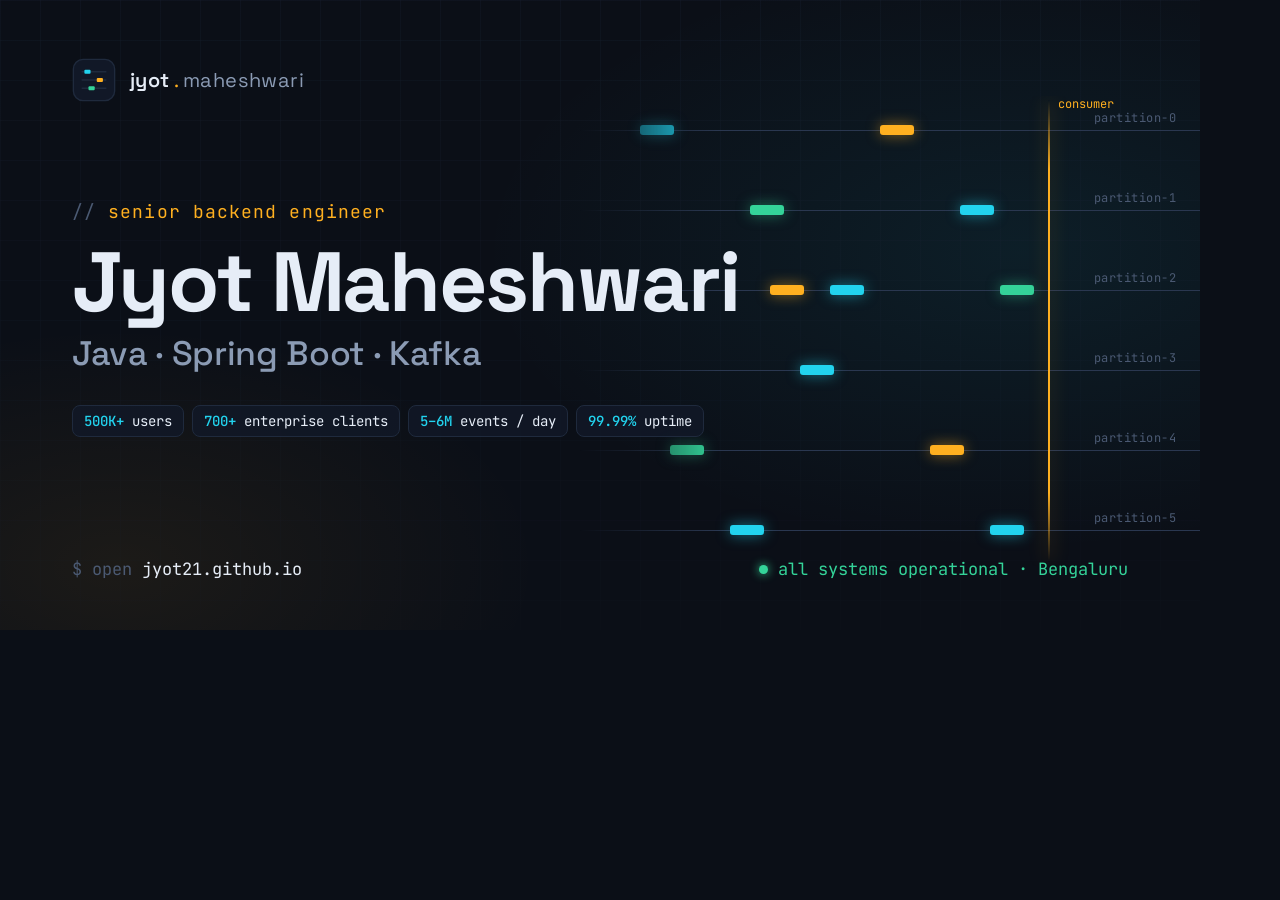
<file: assets/images/og-source.html>
<!DOCTYPE html>
<html lang="en">
<head>
<meta charset="UTF-8">
<title>og source</title>
<!-- Source for assets/images/og.png (1200x630). Regenerate with:
     msedge --headless=new --window-size=1200,630 --screenshot=og.png file:///D:/portfolio/assets/images/og-source.html -->
<link rel="preconnect" href="https://fonts.googleapis.com">
<link rel="preconnect" href="https://fonts.gstatic.com" crossorigin>
<link href="https://fonts.googleapis.com/css2?family=JetBrains+Mono:wght@400;500;600&family=Space+Grotesk:wght@500;600;700&display=swap" rel="stylesheet">
<style>
  :root { --bg: #0b0f17; --surface: #111827; --border: #1f2a3d; --accent: #ffb020; --signal: #22d3ee; --ok: #34d399; --text: #e6edf7; --muted: #8b9bb4; --dim: #4b5a73; }
  * { box-sizing: border-box; margin: 0; }
  html, body { width: 1200px; height: 630px; overflow: hidden; background: var(--bg); color: var(--text); font-family: 'Space Grotesk', sans-serif; }
  .card { position: relative; width: 1200px; height: 630px; background: radial-gradient(900px 500px at 85% 40%, rgba(34, 211, 238, .08), transparent 60%), radial-gradient(700px 400px at 10% 90%, rgba(255, 176, 32, .07), transparent 60%), var(--bg); }
  .grid { position: absolute; inset: 0; background-image: linear-gradient(rgba(31, 42, 61, .35) 1px, transparent 1px), linear-gradient(90deg, rgba(31, 42, 61, .35) 1px, transparent 1px); background-size: 40px 40px; mask-image: linear-gradient(180deg, rgba(0,0,0,.6), rgba(0,0,0,.15)); }
  .mono { font-family: 'JetBrains Mono', monospace; }

  .brand { position: absolute; left: 72px; top: 58px; display: flex; align-items: center; gap: 14px; }
  .brand svg { width: 44px; height: 44px; }
  .brand span { font-size: 20px; color: var(--muted); letter-spacing: .02em; }
  .brand span b { color: var(--text); font-weight: 600; }
  .brand span i { color: var(--accent); font-style: normal; margin: 0 4px; }

  .lanes { position: absolute; right: 0; top: 96px; width: 620px; height: 470px; mask-image: linear-gradient(90deg, transparent, #000 22%); }
  .lane { position: absolute; left: 0; right: 0; height: 1px; background: #2a3750; }
  .lane::before { content: attr(data-label); position: absolute; right: 24px; top: -20px; font-family: 'JetBrains Mono', monospace; font-size: 12px; color: var(--dim); letter-spacing: .04em; }
  .pk { position: absolute; width: 34px; height: 10px; border-radius: 3px; top: -5px; background: var(--signal); box-shadow: 0 0 14px rgba(34, 211, 238, .55); }
  .pk.a { background: var(--accent); box-shadow: 0 0 14px rgba(255, 176, 32, .55); }
  .pk.g { background: var(--ok); box-shadow: 0 0 14px rgba(52, 211, 153, .5); }
  .consumer { position: absolute; right: 150px; top: 4px; bottom: 4px; width: 2px; background: linear-gradient(180deg, transparent, var(--accent) 15%, var(--accent) 85%, transparent); box-shadow: 0 0 18px rgba(255, 176, 32, .45); }
  .consumer::after { content: 'consumer'; position: absolute; left: 10px; top: -4px; font-family: 'JetBrains Mono', monospace; font-size: 12px; color: var(--accent); }

  .copy { position: absolute; left: 72px; top: 200px; width: 720px; }
  .tag { font-family: 'JetBrains Mono', monospace; font-size: 18px; color: var(--accent); letter-spacing: .06em; margin-bottom: 18px; }
  .tag::before { content: '// '; color: var(--dim); }
  h1 { font-size: 84px; line-height: .98; font-weight: 700; letter-spacing: -.025em; }
  h1 small { display: block; font-size: 34px; font-weight: 500; color: var(--muted); letter-spacing: -.01em; margin-top: 14px; }
  .stack { margin-top: 34px; display: flex; gap: 8px; flex-wrap: nowrap; }
  .stack span { white-space: nowrap; font-family: 'JetBrains Mono', monospace; font-size: 14px; color: var(--text); padding: 6px 11px; border: 1px solid var(--border); border-radius: 8px; background: rgba(17, 24, 39, .85); }
  .stack span b { color: var(--signal); font-weight: 500; }

  .foot { position: absolute; left: 72px; right: 72px; bottom: 50px; display: flex; align-items: center; justify-content: space-between; font-family: 'JetBrains Mono', monospace; font-size: 17px; color: var(--muted); }
  .foot .url { color: var(--text); }
  .foot .url::before { content: '$ open '; color: var(--dim); }
  .foot .up { display: flex; align-items: center; gap: 10px; color: var(--ok); }
  .foot .up::before { content: ''; width: 9px; height: 9px; border-radius: 50%; background: var(--ok); box-shadow: 0 0 10px var(--ok); }
</style>
</head>
<body>
<div class="card">
  <div class="grid"></div>

  <div class="lanes" aria-hidden="true">
    <div class="lane" data-label="partition-0" style="top:34px"><span class="pk" style="left:60px"></span><span class="pk a" style="left:300px"></span></div>
    <div class="lane" data-label="partition-1" style="top:114px"><span class="pk g" style="left:170px"></span><span class="pk" style="left:380px"></span></div>
    <div class="lane" data-label="partition-2" style="top:194px"><span class="pk a" style="left:190px"></span><span class="pk" style="left:250px"></span><span class="pk g" style="left:420px"></span></div>
    <div class="lane" data-label="partition-3" style="top:274px"><span class="pk" style="left:220px"></span></div>
    <div class="lane" data-label="partition-4" style="top:354px"><span class="pk g" style="left:90px"></span><span class="pk a" style="left:350px"></span></div>
    <div class="lane" data-label="partition-5" style="top:434px"><span class="pk" style="left:150px"></span><span class="pk" style="left:410px"></span></div>
    <div class="consumer"></div>
  </div>

  <div class="brand">
    <svg viewBox="0 0 64 64" fill="none">
      <rect x="2" y="2" width="60" height="60" rx="14" fill="#111827" stroke="#1f2a3d" stroke-width="2"/>
      <path d="M14 20h36M14 32h36M14 44h36" stroke="#1f2a3d" stroke-width="2"/>
      <rect x="18" y="17" width="9" height="6" rx="1.5" fill="#22d3ee"/>
      <rect x="36" y="29" width="9" height="6" rx="1.5" fill="#ffb020"/>
      <rect x="24" y="41" width="9" height="6" rx="1.5" fill="#34d399"/>
    </svg>
    <span><b>jyot</b><i>.</i>maheshwari</span>
  </div>

  <div class="copy">
    <div class="tag mono">senior backend engineer</div>
    <h1>Jyot Maheshwari<small>Java · Spring Boot · Kafka</small></h1>
    <div class="stack">
      <span><b>500K+</b> users</span>
      <span><b>700+</b> enterprise clients</span>
      <span><b>5–6M</b> events / day</span>
      <span><b>99.99%</b> uptime</span>
    </div>
  </div>

  <div class="foot">
    <span class="url">jyot21.github.io</span>
    <span class="up">all systems operational · Bengaluru</span>
  </div>
</div>
</body>
</html>
</file>
<file: assets/css/style.css>
/* ---------- tokens ---------- */
:root {
    color-scheme: dark;
    --accent: #ffb020;
    --accent-dark: #d48f0a;
    --accent-glow: rgba(255, 176, 32, .32);
    --signal: #22d3ee;
    --signal-glow: rgba(34, 211, 238, .3);
    --bg: #0b0f17;
    --bg-2: #0e1420;
    --surface: #111827;
    --surface-2: #161e2e;
    --border: #1f2a3d;
    --border-strong: #2b3a52;
    --light-color: #fff;
    --text: #e5e9f0;
    --muted: #94a0b5;
    --dim: #5b6779;
    --ok: #34d399;
    --blur-background: rgba(11, 15, 23, .8);
    --ease: cubic-bezier(.22, 1, .36, 1);
    --display: 'Space Grotesk', system-ui, sans-serif;
    --mono: 'JetBrains Mono', ui-monospace, 'SFMono-Regular', Menlo, monospace;
    --nav-h: 68px;
}

/* ---------- reset ---------- */
*, *::before, *::after { box-sizing: border-box; margin: 0; padding: 0; }
html { scroll-behavior: smooth; scroll-padding-top: var(--nav-h); }
body { font-family: var(--display); background: var(--bg); color: var(--text); line-height: 1.6; overflow-x: hidden; -webkit-font-smoothing: antialiased; }
img, svg { display: block; max-width: 100%; }
a { color: inherit; text-decoration: none; }
button { font: inherit; color: inherit; background: none; border: 0; cursor: pointer; }
ul { list-style: none; }
code { font-family: var(--mono); font-size: .9em; color: var(--signal); }
kbd { font-family: var(--mono); font-size: .8em; padding: .1em .45em; border: 1px solid var(--border-strong); border-bottom-width: 2px; border-radius: 5px; background: var(--surface-2); }
b { font-weight: 600; color: var(--light-color); }
::selection { background: var(--accent); color: #111; }

.max-width { max-width: 1180px; margin: 0 auto; padding: 0 32px; }
section { padding: 110px 0; position: relative; }
section .title { font-size: clamp(32px, 4vw, 44px); font-weight: 700; letter-spacing: -.02em; margin-bottom: 36px; }
.kicker { font-family: var(--mono); font-size: 13px; color: var(--accent); letter-spacing: .08em; text-transform: lowercase; display: flex; align-items: center; gap: 10px; margin-bottom: 14px; }
.kicker > span:first-child { color: var(--dim); }
.kicker::after { content: ''; height: 1px; width: 60px; background: var(--border-strong); }
.section-lede { color: var(--muted); max-width: 720px; margin: -16px 0 36px; }
.live-dot { display: inline-block; width: 8px; height: 8px; border-radius: 50%; background: var(--ok); box-shadow: 0 0 0 0 rgba(52, 211, 153, .6); animation: pulse 2s infinite; vertical-align: middle; }
@keyframes pulse { 0% { box-shadow: 0 0 0 0 rgba(52, 211, 153, .6); } 70% { box-shadow: 0 0 0 9px rgba(52, 211, 153, 0); } 100% { box-shadow: 0 0 0 0 rgba(52, 211, 153, 0); } }

/* ---------- buttons ---------- */
.btn { display: inline-flex; align-items: center; gap: 10px; padding: 13px 24px; border-radius: 10px; font-weight: 600; font-size: 15px; background: var(--accent); color: #141008; border: 1px solid var(--accent); transition: transform .3s var(--ease), box-shadow .3s var(--ease), background .3s; }
.btn:hover { transform: translateY(-2px); box-shadow: 0 10px 30px -10px var(--accent-glow); background: #ffc14a; }
.btn-outline { background: transparent; color: var(--text); border-color: var(--border-strong); }
.btn-outline:hover { background: var(--surface-2); box-shadow: none; border-color: var(--muted); }

/* ---------- navbar ---------- */
.navbar { position: fixed; top: 0; left: 0; right: 0; z-index: 100; height: var(--nav-h); display: flex; align-items: center; transition: background .4s, border-color .4s; border-bottom: 1px solid transparent; }
.navbar.sticky { background: var(--blur-background); backdrop-filter: blur(14px); -webkit-backdrop-filter: blur(14px); border-color: var(--border); }
.navbar .max-width { width: 100%; display: flex; align-items: center; gap: 18px; }
.logo { font-family: var(--mono); font-weight: 600; font-size: 17px; display: flex; align-items: center; gap: 10px; margin-right: auto; }
.logo span:not(.logo-dot) { color: var(--accent); }
.logo-dot { width: 10px; height: 10px; border-radius: 50%; background: var(--accent); box-shadow: 0 0 14px var(--accent-glow); }
.menu { display: flex; gap: 4px; }
.menu a { font-family: var(--mono); font-size: 13.5px; padding: 8px 12px; border-radius: 8px; color: var(--muted); display: inline-flex; gap: 6px; transition: color .3s, background .3s; }
.menu a span { color: var(--accent); font-size: 11px; }
.menu a:hover, .menu a.active { color: var(--text); background: var(--surface-2); }
.term-btn, .menu-btn { width: 40px; height: 40px; border-radius: 9px; border: 1px solid var(--border); background: var(--surface); color: var(--muted); display: inline-flex; align-items: center; justify-content: center; transition: color .3s, border-color .3s; }
.term-btn:hover, .menu-btn:hover { color: var(--accent); border-color: var(--accent); }
.menu-btn { display: none; }

/* ---------- trace rail (desktop) ---------- */
.trace-rail { position: fixed; right: 26px; top: 50%; transform: translateY(-50%); z-index: 90; display: flex; flex-direction: column; gap: 22px; align-items: center; }
.rail-line { position: absolute; top: 6px; bottom: 6px; width: 2px; background: var(--border); border-radius: 2px; }
.rail-fill { position: absolute; left: 0; top: 0; width: 100%; height: 0; background: linear-gradient(var(--accent), var(--signal)); transition: height .2s linear; }
.rail-packet { position: absolute; width: 8px; height: 8px; border-radius: 50%; background: var(--accent); box-shadow: 0 0 10px var(--accent-glow); top: 0; transform: translateY(-50%); transition: top .2s linear; }
.rail-stop { position: relative; width: 12px; height: 12px; border-radius: 50%; background: var(--bg); border: 2px solid var(--border-strong); transition: border-color .3s, transform .3s; }
.rail-stop span { position: absolute; right: 22px; top: 50%; transform: translateY(-50%); font-family: var(--mono); font-size: 12px; color: var(--muted); opacity: 0; white-space: nowrap; transition: opacity .3s; pointer-events: none; }
.rail-stop:hover span, .rail-stop.active span { opacity: 1; }
.rail-stop.active { border-color: var(--accent); transform: scale(1.2); }

/* ---------- mobile dock ---------- */
.dock { display: none; position: fixed; left: 12px; right: 12px; bottom: 12px; z-index: 95; background: var(--blur-background); backdrop-filter: blur(14px); border: 1px solid var(--border); border-radius: 16px; padding: 8px; justify-content: space-around; }
.dock a { display: flex; flex-direction: column; align-items: center; gap: 4px; font-family: var(--mono); font-size: 10px; color: var(--muted); padding: 6px 10px; border-radius: 10px; }
.dock a i { font-size: 15px; }
.dock a.active { color: var(--accent); background: var(--surface-2); }

.scroll-up-btn { position: fixed; right: 26px; bottom: 26px; z-index: 90; width: 44px; height: 44px; border-radius: 12px; background: var(--surface); border: 1px solid var(--border); color: var(--muted); opacity: 0; pointer-events: none; transform: translateY(10px); transition: opacity .3s, transform .3s; }
.scroll-up-btn.show { opacity: 1; pointer-events: auto; transform: none; }

/* ---------- home ---------- */
.home { min-height: 100vh; display: flex; align-items: center; padding: var(--nav-h) 0 80px; overflow: hidden; }
.stream { position: absolute; inset: 0; width: 100%; height: 100%; }
.stream-shade { position: absolute; inset: 0; background: linear-gradient(90deg, var(--bg) 0%, rgba(11, 15, 23, .85) 45%, rgba(11, 15, 23, .35) 100%), linear-gradient(180deg, rgba(11, 15, 23, .2), transparent 30%, transparent 70%, var(--bg)); pointer-events: none; }
.home .max-width { position: relative; z-index: 2; width: 100%; }
.home-content { max-width: 720px; }
.hero-kicker { margin-bottom: 20px; }
.hero-kicker::after { display: none; }
.text-2 { font-size: clamp(44px, 8vw, 86px); font-weight: 700; letter-spacing: -.035em; line-height: 1.02; margin-bottom: 14px; }
.text-2 span { color: var(--accent); }
.text-3 { font-family: var(--mono); font-size: clamp(18px, 2.4vw, 26px); color: var(--signal); margin-bottom: 22px; }
.text-3 .prompt { color: var(--dim); }
.typing::after, .typing-2::after { content: '▌'; animation: blink 1s steps(1) infinite; color: var(--accent); }
@keyframes blink { 50% { opacity: 0; } }
.home-sub { color: var(--muted); font-size: 18px; max-width: 580px; margin-bottom: 34px; }
.home-buttons { display: flex; gap: 14px; flex-wrap: wrap; margin-bottom: 32px; }
.home-social { display: flex; gap: 10px; }
.home-social a { width: 42px; height: 42px; border-radius: 10px; border: 1px solid var(--border); display: inline-flex; align-items: center; justify-content: center; color: var(--muted); transition: color .3s, border-color .3s, transform .3s; }
.home-social a:hover { color: var(--accent); border-color: var(--accent); transform: translateY(-2px); }
.stream-tools { position: absolute; right: 90px; bottom: 30px; display: flex; align-items: center; gap: 22px; z-index: 2; }
.stream-hint { font-family: var(--mono); font-size: 12px; color: var(--dim); display: flex; align-items: center; gap: 10px; margin: 0; }
.chaos-btn { display: inline-flex; align-items: center; gap: 8px; padding: 8px 14px; border-radius: 8px; border: 1px solid var(--border); background: rgba(17, 24, 39, .75); backdrop-filter: blur(6px); font-family: var(--mono); font-size: 12px; color: var(--muted); cursor: pointer; transition: color .3s, border-color .3s, box-shadow .3s; }
.chaos-btn i { color: #f87171; }
.chaos-btn:hover, .chaos-btn:focus-visible { color: var(--text); border-color: #f87171; box-shadow: 0 0 0 3px rgba(248, 113, 113, .25); outline: none; }
.chaos-btn.busy { color: var(--dim); border-color: var(--border); box-shadow: none; cursor: wait; }
.chaos-btn.busy i { color: var(--dim); animation: spin 1.2s linear infinite; }
.chaos-btn.busy span::after { content: ' · recovering'; }
@keyframes spin { to { transform: rotate(360deg); } }
.chaos-log { position: absolute; top: calc(var(--nav-h) + 18px); right: 56px; width: min(520px, calc(100vw - 48px)); list-style: none; margin: 0; padding: 0; display: grid; gap: 6px; z-index: 3; pointer-events: none; }
.chaos-log li { font-family: var(--mono); font-size: 12px; line-height: 1.5; padding: 8px 12px; border-radius: 8px; border: 1px solid var(--border); background: rgba(11, 15, 23, .88); backdrop-filter: blur(8px); color: var(--muted); white-space: pre-wrap; animation: fade .3s var(--ease); transition: opacity .6s; border-left-width: 3px; }
.chaos-log li.warn { border-left-color: #f87171; color: #fca5a5; }
.chaos-log li.ok { border-left-color: var(--ok); color: var(--ok); }
.chaos-log li.info { border-left-color: var(--signal); }
.chaos-log li.fade { opacity: 0; }
.stream-hint i { width: 26px; height: 2px; background: var(--dim); position: relative; }
.stream-hint i::after { content: ''; position: absolute; right: 0; top: -3px; width: 8px; height: 8px; border-radius: 50%; background: var(--accent); animation: slide 1.6s var(--ease) infinite; }
@keyframes slide { 0% { right: 100%; opacity: 0; } 30% { opacity: 1; } 100% { right: -4px; opacity: 0; } }
.scroll-down { position: absolute; left: 50%; bottom: 30px; transform: translateX(-50%); display: flex; flex-direction: column; align-items: center; gap: 8px; font-family: var(--mono); font-size: 11px; letter-spacing: .2em; color: var(--dim); z-index: 2; }
.scroll-down i { width: 1px; height: 34px; background: linear-gradient(var(--accent), transparent); animation: drop 1.8s var(--ease) infinite; }
@keyframes drop { 0% { transform: scaleY(0); transform-origin: top; } 50% { transform: scaleY(1); transform-origin: top; } 51% { transform-origin: bottom; } 100% { transform: scaleY(0); transform-origin: bottom; } }

/* ---------- about ---------- */
.about { background: var(--bg-2); }
.about-content, .skills-content, .contact-content { display: grid; grid-template-columns: 1fr 1fr; gap: 56px; align-items: start; }
.column { min-width: 0; }
.column .text { font-size: 24px; font-weight: 600; margin-bottom: 16px; }
.column .text .typing-2 { color: var(--accent); }
.column p { color: var(--muted); margin-bottom: 16px; }
.inspector { border: 1px solid var(--border); border-radius: 16px; background: var(--surface); overflow: hidden; }
.inspector-bar { display: flex; justify-content: space-between; padding: 12px 16px; font-family: var(--mono); font-size: 12px; color: var(--muted); border-bottom: 1px solid var(--border); }
.inspector-bar .state { color: var(--ok); display: flex; align-items: center; gap: 8px; }
.photo { position: relative; aspect-ratio: 1; background: var(--bg); overflow: hidden; }
.photo svg { width: 100%; height: 100%; }
.scan { position: absolute; left: 0; right: 0; height: 2px; background: linear-gradient(90deg, transparent, var(--signal), transparent); opacity: .6; animation: scan 4s linear infinite; }
@keyframes scan { 0% { top: 0; } 100% { top: 100%; } }
.corner { position: absolute; width: 18px; height: 18px; border: 2px solid var(--accent); }
.corner.tl { top: 10px; left: 10px; border-right: 0; border-bottom: 0; }
.corner.tr { top: 10px; right: 10px; border-left: 0; border-bottom: 0; }
.corner.bl { bottom: 10px; left: 10px; border-right: 0; border-top: 0; }
.corner.br { bottom: 10px; right: 10px; border-left: 0; border-top: 0; }
.mg-packets circle { animation: packet 3s linear infinite; }
.mg-packets circle:nth-child(3n+2) { animation-delay: -1s; }
.mg-packets circle:nth-child(3n) { animation-delay: -2s; }
@keyframes packet { 0% { transform: translateX(0); } 100% { transform: translateX(120px); opacity: 0; } }
.inspector-meta { padding: 14px 16px; display: grid; gap: 8px; font-family: var(--mono); font-size: 12.5px; }
.inspector-meta div { display: flex; gap: 14px; }
.inspector-meta dt { color: var(--dim); width: 64px; flex: none; }
.inspector-meta dd { color: var(--text); }
.about-actions { display: flex; align-items: center; gap: 18px; flex-wrap: wrap; margin: 24px 0 18px; }
.resume-meta { font-family: var(--mono); font-size: 12px; color: var(--dim); margin: 0; }
.term-hint { font-size: 14px; color: var(--dim); }
.term-hint i { color: var(--accent); margin-right: 6px; }
.term-open { color: var(--signal); text-decoration: underline dotted; text-underline-offset: 3px; }
.kbd-or { color: var(--dim); }

.metrics { margin-top: 64px; display: grid; grid-template-columns: repeat(6, 1fr); gap: 1px; background: var(--border); border: 1px solid var(--border); border-radius: 16px; overflow: hidden; }
.metric { background: var(--surface); padding: 22px 20px; opacity: 0; transform: translateY(14px); transition: opacity .6s var(--ease), transform .6s var(--ease); transition-delay: calc(var(--i) * 80ms); }
.in .metric { opacity: 1; transform: none; }
.metric-name { font-family: var(--mono); font-size: 11px; color: var(--muted); letter-spacing: .06em; margin-bottom: 10px; display: flex; gap: 8px; }
.metric-name span { color: var(--dim); }
.metric .num { font-size: 30px; font-weight: 700; letter-spacing: -.02em; color: var(--accent); line-height: 1.1; margin-bottom: 4px; }
.metric.signal .num { color: var(--signal); }
.metric .lbl { font-size: 12.5px; color: var(--muted); }

/* ---------- experience ---------- */
.story-btn { color: var(--accent); font-weight: 600; display: inline-flex; align-items: center; gap: 6px; text-decoration: underline dotted; text-underline-offset: 4px; }
.story-btn:hover { color: #ffc14a; }
.xp { display: grid; grid-template-columns: 280px 1fr; gap: 28px; }
.xp-tabs { display: flex; flex-direction: column; gap: 6px; position: relative; }
.xp-tab { text-align: left; padding: 14px 16px; border-radius: 12px; border: 1px solid transparent; display: flex; flex-direction: column; gap: 3px; color: var(--muted); transition: background .3s, border-color .3s, color .3s; position: relative; }
.xp-tab::before { content: ''; position: absolute; left: 0; top: 14px; bottom: 14px; width: 2px; border-radius: 2px; background: transparent; transition: background .3s; }
.xp-tab-co { font-weight: 600; color: var(--text); display: flex; align-items: center; gap: 8px; }
.xp-tab-role { font-family: var(--mono); font-size: 12px; }
.xp-tab:hover { background: var(--surface); }
.xp-tab[aria-selected="true"] { background: var(--surface); border-color: var(--border); color: var(--text); }
.xp-tab[aria-selected="true"]::before { background: var(--accent); }
.xp-panel { display: none; border: 1px solid var(--border); border-radius: 16px; background: var(--surface); padding: 28px 30px; animation: fade .4s var(--ease); }
.xp-panel.current { display: block; }
@keyframes fade { from { opacity: 0; transform: translateY(8px); } to { opacity: 1; transform: none; } }
.xp-when { font-family: var(--mono); font-size: 12.5px; color: var(--muted); display: flex; gap: 10px; margin-bottom: 8px; }
.xp-when .dur { color: var(--dim); }
.xp-when .dur:not(:empty)::before { content: '·'; margin-right: 10px; }
.xp-head h3 { font-size: 24px; letter-spacing: -.01em; }
.company { color: var(--accent); font-family: var(--mono); font-size: 13.5px; margin-bottom: 20px; }
.xp-stats { display: grid; grid-template-columns: repeat(3, 1fr); gap: 1px; background: var(--border); border: 1px solid var(--border); border-radius: 12px; overflow: hidden; margin-bottom: 22px; }
.xp-stats div { background: var(--surface-2); padding: 12px 14px; }
.xp-stats dt { font-family: var(--mono); font-size: 11px; color: var(--dim); }
.xp-stats dd { font-size: 20px; font-weight: 700; color: var(--signal); }
.xp-list { display: grid; gap: 10px; color: var(--muted); margin-bottom: 20px; }
.xp-list li { padding-left: 20px; position: relative; }
.xp-list li::before { content: '→'; position: absolute; left: 0; color: var(--accent); font-family: var(--mono); }
.tags { display: flex; flex-wrap: wrap; gap: 8px; }
.tags span { font-family: var(--mono); font-size: 11.5px; padding: 4px 10px; border-radius: 6px; background: var(--surface-2); border: 1px solid var(--border); color: var(--muted); }

/* ---------- skills ---------- */
.skills { background: var(--bg-2); }
.topo-hint { font-size: 14px; }
.topo-hint i { color: var(--signal); margin-right: 6px; }
.hint-touch { display: none; }
.topo-caption { font-family: var(--mono); font-size: 12.5px; color: var(--signal); min-height: 1.6em; }
.topology { position: relative; display: grid; gap: 18px; }
.topo-links { position: absolute; inset: 0; width: 100%; height: 100%; pointer-events: none; z-index: 1; }
.topo-links line { stroke: var(--signal); stroke-width: 1.5; stroke-dasharray: 4 4; opacity: .8; animation: dash 1s linear infinite; }
@keyframes dash { to { stroke-dashoffset: -8; } }
.skill-group { border: 1px solid var(--border); border-radius: 14px; background: var(--surface); padding: 18px 20px; position: relative; }
.skill-group h3 { font-size: 15px; display: flex; align-items: center; gap: 10px; margin-bottom: 2px; }
.skill-group h3 i { color: var(--accent); }
.topic-meta { font-family: var(--mono); font-size: 11px; color: var(--dim); margin-bottom: 12px; }
.skill-icons { display: flex; flex-wrap: wrap; gap: 8px; }
.chip { font-family: var(--mono); font-size: 12.5px; padding: 7px 12px; border-radius: 8px; border: 1px solid var(--border); background: var(--bg); color: var(--text); display: inline-flex; align-items: center; gap: 8px; cursor: default; transition: border-color .3s, color .3s, opacity .3s, transform .3s, box-shadow .3s; position: relative; z-index: 2; }
.chip i { color: var(--muted); }
.chip.ai { border-color: rgba(34, 211, 238, .35); }
.chip:hover, .chip:focus-visible, .chip.src { border-color: var(--accent); color: var(--accent); outline: none; transform: translateY(-1px); box-shadow: 0 0 0 3px var(--accent-glow); }
.chip.lit { border-color: var(--signal); color: var(--signal); box-shadow: 0 0 0 3px var(--signal-glow); }
.topology.wiring .chip:not(.src):not(.lit) { opacity: .35; }

/* ---------- case studies ---------- */
.services { display: grid; grid-template-columns: repeat(3, 1fr); gap: 20px; }
.services:not(.all) .card:nth-child(n+7) { display: none; }
.card { border: 1px solid var(--border); border-radius: 16px; background: var(--surface); overflow: hidden; display: flex; flex-direction: column; cursor: pointer; transition: transform .35s var(--ease), border-color .35s, box-shadow .35s; }
.card:hover, .card:focus-visible { transform: translateY(-4px); border-color: var(--border-strong); box-shadow: 0 20px 40px -24px rgba(0, 0, 0, .8); outline: none; }
.card.featured { grid-column: span 2; }
.card-bar { display: flex; justify-content: space-between; align-items: center; padding: 10px 14px; font-family: var(--mono); font-size: 11.5px; color: var(--muted); border-bottom: 1px solid var(--border); }
.status { display: inline-flex; align-items: center; gap: 6px; }
.status::before { content: ''; width: 7px; height: 7px; border-radius: 50%; background: currentColor; }
.status.live { color: var(--ok); }
.status.done { color: var(--signal); }
.status.building { color: var(--accent); }
.status.idle { color: var(--dim); }
.card-media { background: var(--bg); border-bottom: 1px solid var(--border); }
.code-art { padding: 16px 18px; min-height: 120px; display: flex; align-items: center; }
.code-art pre { font-family: var(--mono); font-size: 12px; line-height: 1.7; color: var(--muted); white-space: pre; overflow: hidden; }
.code-art .k { color: var(--accent); }
.code-art .s { color: var(--signal); }
.code-art .c { color: var(--dim); }
.code-art .ok { color: var(--ok); }
.card-body { padding: 18px 20px; flex: 1; }
.card-body .text { font-size: 17px; font-weight: 600; margin-bottom: 8px; display: flex; align-items: center; gap: 10px; }
.card-body .text i { color: var(--accent); font-size: 15px; }
.card-body p { color: var(--muted); font-size: 14.5px; margin-bottom: 14px; }
.card-metrics { display: flex; gap: 16px; padding: 12px 20px; border-top: 1px solid var(--border); font-family: var(--mono); font-size: 11.5px; color: var(--muted); }
.card-metrics b { color: var(--text); }
.card-metrics .open { margin-left: auto; color: var(--accent); display: inline-flex; gap: 6px; align-items: center; }
.card-metrics .open i { transition: transform .3s; }
.card:hover .open i { transform: translateX(4px); }
.more-projects { margin: 28px auto 0; display: flex; }
.more-projects i { transition: transform .3s; }
.more-projects[aria-expanded="true"] i { transform: rotate(180deg); }

dialog { border: 0; padding: 0; color: var(--text); }
dialog::backdrop { background: rgba(5, 8, 14, .75); backdrop-filter: blur(6px); }
.case-modal { width: min(820px, calc(100vw - 32px)); max-height: calc(100vh - 48px); background: var(--surface); border: 1px solid var(--border); border-radius: 18px; overflow: auto; margin: auto; animation: fade .3s var(--ease); }
.modal-close { position: absolute; top: 12px; right: 12px; width: 38px; height: 38px; border-radius: 10px; background: var(--surface-2); border: 1px solid var(--border); color: var(--muted); z-index: 2; }
.modal-close:hover { color: var(--text); border-color: var(--border-strong); }
.case-media { background: var(--bg); border-bottom: 1px solid var(--border); }
.case-media .code-art { min-height: 140px; }
.case-media .code-art pre { font-size: 13px; }
.case-content { padding: 30px 34px 34px; }
.case-kicker { font-family: var(--mono); font-size: 12px; color: var(--accent); margin-bottom: 8px; }
.case-content h3 { font-size: 26px; letter-spacing: -.01em; margin-bottom: 22px; }
.case-grid { display: grid; gap: 18px; margin-bottom: 22px; }
.case-block { border: 1px solid var(--border); border-radius: 12px; padding: 16px 18px; background: var(--bg-2); }
.case-block h4 { font-family: var(--mono); font-size: 12.5px; color: var(--signal); margin-bottom: 8px; display: flex; gap: 8px; align-items: center; }
.case-block p, .case-block li { color: var(--muted); font-size: 15px; }
.case-block ul { display: grid; gap: 8px; }
.case-block li { padding-left: 18px; position: relative; }
.case-block li::before { content: '→'; position: absolute; left: 0; color: var(--accent); font-family: var(--mono); }
.case-links { margin-top: 20px; display: flex; gap: 12px; }

/* case study / decisions tabs + ADR records */
.case-tabs { display: flex; gap: 4px; margin: -6px 0 22px; border-bottom: 1px solid var(--border); }
.case-tab { display: inline-flex; align-items: center; gap: 8px; padding: 10px 14px; margin-bottom: -1px; font-family: var(--mono); font-size: 12.5px; color: var(--muted); border-bottom: 2px solid transparent; transition: color .3s, border-color .3s; }
.case-tab i { font-size: 11px; color: var(--dim); }
.case-tab b { color: var(--accent); font-weight: 500; }
.case-tab:hover { color: var(--text); }
.case-tab[aria-selected="true"] { color: var(--text); border-bottom-color: var(--accent); }
.case-tab[aria-selected="true"] i { color: var(--accent); }
.case-tab:focus-visible { outline: none; box-shadow: 0 0 0 3px var(--accent-glow); border-radius: 6px; }
.adr { display: none; gap: 14px; margin-bottom: 22px; }
.case-content.show-adr .adr { display: grid; }
.case-content.show-adr .case-grid, .case-content.show-adr .ot-lab, .case-content.show-adr .tags, .case-content.show-adr .case-links { display: none; }
.adr-item { border: 1px solid var(--border); border-radius: 12px; background: var(--bg-2); padding: 16px 18px; }
.adr-item header { display: flex; align-items: center; gap: 12px; flex-wrap: wrap; margin-bottom: 12px; }
.adr-id { font-family: var(--mono); font-size: 11.5px; color: var(--accent); letter-spacing: .04em; }
.adr-item h4 { font-size: 16px; font-weight: 600; color: var(--text); letter-spacing: -.01em; margin: 0; flex: 1 1 auto; }
.adr-status { font-family: var(--mono); font-size: 10.5px; padding: 3px 8px; border-radius: 999px; border: 1px solid rgba(52, 211, 153, .4); color: var(--ok); text-transform: lowercase; }
.adr-status.proposed { border-color: rgba(255, 176, 32, .45); color: var(--accent); }
.adr-item dl { display: grid; grid-template-columns: 112px 1fr; gap: 8px 16px; margin: 0; }
.adr-item dt { font-family: var(--mono); font-size: 11px; color: var(--dim); letter-spacing: .06em; text-transform: uppercase; padding-top: 3px; }
.adr-item dd { margin: 0; color: var(--muted); font-size: 14.5px; line-height: 1.6; }
@media (max-width: 600px) {
    .adr-item dl { grid-template-columns: 1fr; gap: 2px 0; }
    .adr-item dd { margin-bottom: 10px; }
}

/* overtime playground */
.ot-lab { border: 1px solid var(--border); border-radius: 12px; background: var(--bg); margin-bottom: 22px; overflow: hidden; }
.ot-bar { display: flex; justify-content: space-between; align-items: center; gap: 8px 16px; flex-wrap: wrap; padding: 10px 16px; font-family: var(--mono); font-size: 11.5px; color: var(--muted); border-bottom: 1px solid var(--border); }
.ot-bar .svc { color: var(--signal); display: inline-flex; gap: 8px; align-items: center; }
.ot-bar .ot-note { color: var(--dim); }
.ot-controls { display: grid; grid-template-columns: repeat(4, minmax(0, 1fr)); gap: 14px; padding: 16px; }
.ot-field { display: block; min-width: 0; }
.ot-field > span { display: flex; justify-content: space-between; gap: 8px; font-family: var(--mono); font-size: 11px; color: var(--dim); margin-bottom: 6px; }
.ot-field > span b { color: var(--accent); font-weight: 500; }
.ot-field select { width: 100%; padding: 8px 10px; border-radius: 8px; border: 1px solid var(--border); background: var(--surface); color: var(--text); font: inherit; font-size: 13px; cursor: pointer; transition: border-color .3s, box-shadow .3s; }
.ot-field select:focus { outline: none; border-color: var(--accent); box-shadow: 0 0 0 3px var(--accent-glow); }
.ot-range { grid-column: span 2; }
.ot-range input { width: 100%; margin: 10px 0 0; accent-color: var(--accent); cursor: pointer; }
.ot-pipe { list-style: none; display: grid; grid-template-columns: repeat(5, minmax(0, 1fr)); gap: 10px; padding: 2px 16px 16px; counter-reset: stage; }
.ot-pipe li { position: relative; min-width: 0; border: 1px solid var(--border); border-radius: 10px; padding: 10px 12px; background: var(--surface); font-family: var(--mono); transition: border-color .35s, opacity .35s; }
.ot-pipe li::before { counter-increment: stage; content: "0" counter(stage); position: absolute; top: 9px; right: 10px; font-size: 10px; color: var(--dim); }
.ot-pipe li:not(:last-child)::after { content: '→'; position: absolute; right: -11px; top: 50%; transform: translateY(-50%); font-size: 12px; color: var(--dim); z-index: 1; }
.st-name { display: block; font-size: 11px; color: var(--muted); margin-bottom: 6px; padding-right: 22px; }
.st-val { display: block; font-size: 16px; font-weight: 600; color: var(--text); }
.st-note { display: block; font-size: 10.5px; color: var(--dim); margin-top: 4px; white-space: nowrap; overflow: hidden; text-overflow: ellipsis; }
.ot-pipe li.on { border-color: rgba(52, 211, 153, .5); }
.ot-pipe li.on .st-val { color: var(--ok); }
.ot-pipe li.skip { opacity: .55; }
.ot-pipe li.skip .st-val { color: var(--dim); font-weight: 500; }
.ot-pipe li.clip { border-color: rgba(255, 176, 32, .6); }
.ot-pipe li.clip .st-val { color: var(--accent); }
.ot-pipe li.pulse { animation: stage-in .5s var(--ease) both; animation-delay: calc(var(--i) * 80ms); }
@keyframes stage-in { from { box-shadow: 0 0 0 3px var(--accent-glow); } to { box-shadow: 0 0 0 0 transparent; } }
.ot-result { display: flex; flex-wrap: wrap; align-items: baseline; gap: 6px 12px; padding: 12px 16px 14px; border-top: 1px solid var(--border); font-family: var(--mono); font-size: 13.5px; color: var(--muted); }
.ot-result b { color: var(--text); }
.ot-result .k { color: var(--accent); }
.ot-result .ok { color: var(--ok); }
.ot-result .ot-calc { margin-left: auto; font-size: 12px; color: var(--dim); }
.ot-result.zero b { color: var(--dim); }
.ot-result.zero .ok { display: none; }
@media (max-width: 700px) {
    .ot-controls { grid-template-columns: repeat(2, minmax(0, 1fr)); }
    .ot-pipe { grid-template-columns: repeat(2, minmax(0, 1fr)); }
    .ot-pipe li::after { display: none; }
    .ot-pipe li:last-child { grid-column: span 2; }
    .ot-result .ot-calc { margin-left: 0; flex-basis: 100%; }
}
@media (prefers-reduced-motion: reduce) { .ot-pipe li.pulse { animation: none; } }

/* ---------- contact ---------- */
.contact { background: var(--bg-2); }
.quick { display: grid; gap: 10px; margin: 20px 0; }
.quick-btn { display: flex; align-items: center; gap: 12px; padding: 12px 16px; border: 1px solid var(--border); border-radius: 10px; background: var(--surface); font-family: var(--mono); font-size: 13.5px; text-align: left; transition: border-color .3s; }
.quick-btn:hover { border-color: var(--accent); }
.quick-btn i { color: var(--accent); }
.quick-btn em { margin-left: auto; font-style: normal; font-size: 11px; color: var(--dim); }
.quick-btn.copied em { color: var(--ok); }
.json-card { border: 1px solid var(--border); border-radius: 12px; overflow: hidden; background: var(--bg); }
.json-bar { display: flex; justify-content: space-between; padding: 10px 14px; font-family: var(--mono); font-size: 12px; color: var(--muted); border-bottom: 1px solid var(--border); }
.json-bar b { color: var(--ok); }
.json { font-family: var(--mono); font-size: 13px; padding: 14px 16px; line-height: 1.7; overflow: auto; }
.json .p { color: var(--dim); }
.json .k { color: var(--accent); }
.json .s { color: var(--signal); }
.json a.s:hover { text-decoration: underline; }
.contact-form { border: 1px solid var(--border); border-radius: 14px; background: var(--surface); overflow: hidden; }
.form-bar { display: flex; gap: 12px; padding: 10px 16px; font-family: var(--mono); font-size: 12px; color: var(--muted); border-bottom: 1px solid var(--border); }
.form-bar .method { color: var(--accent); font-weight: 600; }
.form-bar .proto { margin-left: auto; color: var(--dim); }
.fields { display: grid; grid-template-columns: 1fr 1fr; gap: 0 14px; padding: 16px 16px 0; }
.field { display: block; padding: 0 16px; margin-bottom: 14px; }
.fields .field { padding: 0; }
.field span { display: block; font-family: var(--mono); font-size: 11.5px; color: var(--dim); margin-bottom: 6px; }
.field input, .field textarea { width: 100%; padding: 11px 13px; border-radius: 8px; border: 1px solid var(--border); background: var(--bg); color: var(--text); font: inherit; font-size: 14.5px; transition: border-color .3s, box-shadow .3s; }
.field textarea { resize: vertical; }
.field input:focus, .field textarea:focus { outline: none; border-color: var(--accent); box-shadow: 0 0 0 3px var(--accent-glow); }
.field span small { font-size: inherit; color: var(--muted); margin-left: 6px; }
.field.file { position: relative; cursor: pointer; }
.field.file input[type="file"] { position: absolute; width: 1px; height: 1px; opacity: 0; overflow: hidden; pointer-events: none; }
.file-ui { display: flex; align-items: center; gap: 10px; width: 100%; padding: 11px 13px; border-radius: 8px; border: 1px dashed var(--border); background: var(--bg); font-family: var(--mono); font-size: 13px; color: var(--muted); transition: border-color .3s, box-shadow .3s; }
.file-ui i { color: var(--signal); }
.file-ui b { font-weight: 500; overflow: hidden; text-overflow: ellipsis; white-space: nowrap; }
.field.file:hover .file-ui { border-color: var(--dim); }
.field.file:focus-within .file-ui { border-color: var(--accent); box-shadow: 0 0 0 3px var(--accent-glow); }
.field.file.has-file .file-ui { border-style: solid; color: var(--text); }
.field.file.has-file .file-ui i { color: var(--ok); }
.hp { position: absolute; left: -9999px; }
.button-area { display: flex; align-items: center; gap: 16px; padding: 4px 16px 18px; flex-wrap: wrap; }
#status { font-family: var(--mono); font-size: 12.5px; color: var(--muted); margin: 0; }
#status.ok { color: var(--ok); }
#status.err { color: #f87171; }
.social-media { display: flex; justify-content: center; gap: 12px; margin-top: 64px; }
.social-media a { width: 44px; height: 44px; border-radius: 10px; border: 1px solid var(--border); display: inline-flex; align-items: center; justify-content: center; color: var(--muted); transition: color .3s, border-color .3s; }
.social-media a:hover { color: var(--accent); border-color: var(--accent); }
.footer-note { text-align: center; font-family: var(--mono); font-size: 12px; color: var(--dim); margin-top: 20px; }

/* ---------- terminal ---------- */
.term { width: min(760px, calc(100vw - 32px)); height: min(520px, calc(100vh - 48px)); background: #070a11; border: 1px solid var(--border-strong); border-radius: 14px; margin: auto; display: flex; flex-direction: column; overflow: hidden; animation: fade .25s var(--ease); font-family: var(--mono); font-size: 13.5px; }
.term:not([open]) { display: none; }
.term-bar { display: flex; align-items: center; gap: 12px; padding: 10px 14px; background: var(--surface); border-bottom: 1px solid var(--border); position: relative; }
.term-dots { display: flex; gap: 6px; }
.term-dots i { width: 11px; height: 11px; border-radius: 50%; background: var(--border-strong); }
.term-dots i:first-child { background: #f87171; }
.term-dots i:nth-child(2) { background: var(--accent); }
.term-dots i:last-child { background: var(--ok); }
.term-title { color: var(--muted); font-size: 12.5px; }
.term .modal-close { top: 6px; right: 8px; width: 30px; height: 30px; }
.term-body { flex: 1; overflow: auto; padding: 14px 16px; cursor: text; }
.term-out { white-space: pre-wrap; word-break: break-word; line-height: 1.65; }
.term-out div { min-height: 1.65em; }
.term-out a { color: var(--signal); text-decoration: underline; text-underline-offset: 3px; }
.t-accent { color: var(--accent); }
.t-muted { color: var(--dim); }
.t-prompt { color: var(--ok); }
.t-logo { color: var(--signal); white-space: pre; }
.term-line { display: flex; gap: 8px; align-items: center; margin-top: 4px; }
.term-prompt { color: var(--ok); white-space: nowrap; }
#term-input { flex: 1; background: none; border: 0; color: var(--text); font: inherit; outline: none; caret-color: var(--accent); }

/* ---------- reveal ---------- */
.js .reveal { opacity: 0; transform: translateY(18px); transition: opacity .7s var(--ease), transform .7s var(--ease); }
.js .reveal.in { opacity: 1; transform: none; }

/* ---------- responsive ---------- */
@media (max-width: 1100px) {
    .trace-rail { display: none; }
    .chaos-log { right: 24px; }
    .metrics { grid-template-columns: repeat(3, 1fr); }
    .services { grid-template-columns: repeat(2, 1fr); }
    .card.featured { grid-column: span 2; }
}
@media (max-width: 860px) {
    .menu { position: fixed; top: var(--nav-h); left: 0; right: 0; flex-direction: column; background: var(--blur-background); backdrop-filter: blur(14px); border-bottom: 1px solid var(--border); padding: 12px 20px 18px; transform: translateY(-110%); opacity: 0; transition: transform .35s var(--ease), opacity .35s; }
    .menu.open { transform: none; opacity: 1; }
    .menu-btn { display: inline-flex; }
    .dock { display: flex; }
    .about-content, .skills-content, .contact-content { grid-template-columns: 1fr; gap: 36px; }
    .xp { grid-template-columns: 1fr; }
    .xp-tabs { flex-direction: row; overflow-x: auto; gap: 8px; padding-bottom: 4px; }
    .xp-tab { flex: none; min-width: 200px; }
    .xp-tab::before { display: none; }
    .stream-hint { display: none; }
    .stream-tools { right: 20px; bottom: 104px; }
    .hint-hover { display: none; }
    .hint-touch { display: inline; }
    .scroll-up-btn { bottom: 84px; }
    section { padding: 80px 0; }
}
@media (max-width: 600px) {
    .max-width { padding: 0 16px; }
    .metrics { grid-template-columns: repeat(2, 1fr); }
    .services { grid-template-columns: 1fr; }
    .card.featured { grid-column: auto; }
    .xp-stats { grid-template-columns: 1fr; }
    .xp-panel { padding: 20px 18px; }
    .fields { grid-template-columns: 1fr; }
    .case-content { padding: 24px 20px 28px; }
    .home-sub { font-size: 16px; }
    .scroll-down { display: none; }
    .term { height: calc(100vh - 24px); width: calc(100vw - 16px); }
    .text-3 { font-size: 16px; }
}

@media (prefers-reduced-motion: reduce) {
    *, *::before, *::after { animation-duration: .01ms !important; animation-iteration-count: 1 !important; transition-duration: .01ms !important; }
    html { scroll-behavior: auto; }
    .js .reveal { opacity: 1; transform: none; }
    .metric { opacity: 1; transform: none; }
    .stream-tools { display: none; }
}
</file>
<file: assets/css/story.css>
/* ---------- story prompt ---------- */
.story-prompt { position: fixed; inset: 0; z-index: 200; display: grid; place-items: center; padding: 16px; }
.story-prompt[hidden] { display: none; }
.story-prompt-scrim { position: absolute; inset: 0; background: rgba(5, 8, 14, .75); backdrop-filter: blur(6px); }
.story-prompt-card { position: relative; width: min(520px, 100%); background: var(--surface); border: 1px solid var(--border-strong); border-radius: 20px; padding: 22px 24px 24px; animation: fade .3s var(--ease); }
.story-prompt-handle { display: none; }
.story-prompt-head { display: flex; align-items: center; gap: 12px; margin-bottom: 16px; }
.story-prompt-badge { font-family: var(--mono); font-size: 12px; color: var(--accent); display: inline-flex; gap: 8px; align-items: center; padding: 5px 10px; border: 1px solid var(--border); border-radius: 999px; }
.story-prompt-meta { font-family: var(--mono); font-size: 12px; color: var(--dim); }
.story-prompt-close { margin-left: auto; width: 34px; height: 34px; border-radius: 9px; border: 1px solid var(--border); color: var(--muted); }
.story-prompt-preview { background: var(--bg); border: 1px solid var(--border); border-radius: 12px; padding: 10px; margin-bottom: 18px; }
.story-prompt-art { width: 100%; height: auto; }
.sp-track { fill: none; stroke: var(--border-strong); stroke-width: 2; }
.sp-line { fill: none; stroke: var(--accent); stroke-width: 2; stroke-dasharray: 1; stroke-dashoffset: 1; animation: spline 1.6s var(--ease) .2s forwards; }
@keyframes spline { to { stroke-dashoffset: 0; } }
.sp-nodes circle { fill: var(--bg); stroke: var(--signal); stroke-width: 2; opacity: 0; animation: spnode .4s var(--ease) forwards; animation-delay: calc(.4s + var(--i) * .35s); }
.sp-nodes circle.hot { fill: var(--accent); stroke: var(--accent); }
@keyframes spnode { to { opacity: 1; } }
.sp-labels text { font-family: var(--mono); font-size: 10px; fill: var(--muted); text-anchor: middle; }
.story-prompt-card h3 { font-size: 22px; letter-spacing: -.01em; margin-bottom: 8px; }
.story-prompt-copy { color: var(--muted); margin-bottom: 16px; }
.story-prompt-points { display: flex; gap: 16px; flex-wrap: wrap; font-family: var(--mono); font-size: 12px; color: var(--dim); margin-bottom: 20px; }
.story-prompt-points li { display: inline-flex; gap: 8px; align-items: center; }
.story-prompt-points i { color: var(--signal); }
.story-prompt-actions { display: flex; gap: 12px; justify-content: flex-end; flex-wrap: wrap; }

/* ---------- story overlay ---------- */
.story { position: fixed; inset: 0; z-index: 210; background: var(--bg); }
.story[hidden] { display: none; }
body.story-open { overflow: hidden; }
.story-ui { position: absolute; top: 0; left: 0; right: 0; z-index: 3; display: flex; align-items: center; gap: 16px; padding: 18px 24px; pointer-events: none; }
.story-progress { position: absolute; top: 0; left: 0; right: 0; height: 3px; background: var(--border); }
.story-progress i { display: block; height: 100%; width: 0; background: linear-gradient(90deg, var(--accent), var(--signal)); transition: width .15s linear; }
.story-chapter { font-family: var(--mono); font-size: 12px; color: var(--accent); letter-spacing: .08em; }
.story-exit { margin-left: auto; pointer-events: auto; display: inline-flex; align-items: center; gap: 10px; font-family: var(--mono); font-size: 12px; color: var(--muted); padding: 8px 12px; border: 1px solid var(--border); border-radius: 10px; background: var(--blur-background); }
.story-exit:hover { color: var(--text); border-color: var(--border-strong); }
.story-hint { position: absolute; left: 50%; bottom: 24px; transform: translateX(-50%); z-index: 3; font-family: var(--mono); font-size: 11px; letter-spacing: .2em; color: var(--dim); display: flex; flex-direction: column; align-items: center; gap: 8px; transition: opacity .4s; }
.story-hint i { width: 1px; height: 30px; background: linear-gradient(var(--accent), transparent); animation: drop 1.8s var(--ease) infinite; }
.story.scrolled .story-hint { opacity: 0; }
.story-scroll { position: absolute; inset: 0; overflow-y: auto; scroll-snap-type: y proximity; overscroll-behavior: contain; }

.scene { min-height: 100vh; min-height: 100dvh; display: flex; align-items: center; scroll-snap-align: start; padding: 80px 24px; position: relative; }
.scene-stage { position: relative; width: min(1100px, 100%); margin: 0 auto; display: grid; grid-template-columns: 1.1fr .9fr; gap: 48px; align-items: center; }
.scene-year { position: absolute; right: -10px; top: -90px; font-size: clamp(90px, 18vw, 220px); font-weight: 700; letter-spacing: -.05em; color: transparent; -webkit-text-stroke: 1px var(--border-strong); line-height: 1; pointer-events: none; opacity: 0; transition: opacity 1s var(--ease); user-select: none; }
.scene.on .scene-year { opacity: 1; }
.scene-text > * { opacity: 0; transform: translateY(18px); transition: opacity .7s var(--ease), transform .7s var(--ease); transition-delay: calc(var(--d, 0) * 220ms); }
.scene.on .scene-text > * { opacity: 1; transform: none; }
.scene-kicker { font-family: var(--mono); font-size: 12.5px; color: var(--accent); letter-spacing: .08em; margin-bottom: 14px; }
.scene-text h2 { font-size: clamp(28px, 4vw, 46px); letter-spacing: -.025em; line-height: 1.1; margin-bottom: 20px; }
.scene-text p { color: var(--muted); font-size: 17px; margin-bottom: 14px; max-width: 560px; }
.scene-actions { display: flex; gap: 12px; flex-wrap: wrap; margin-top: 10px; }
.scene-art { width: 100%; max-width: 420px; justify-self: center; }
.scene-art svg { width: 100%; height: auto; overflow: visible; }
.scene-art .draw, .scene-art g.draw * { fill: none; stroke: var(--signal); stroke-width: 2; stroke-linecap: round; stroke-dasharray: 1000; stroke-dashoffset: 1000; }
.scene-art .draw { transition: stroke-dashoffset 1.4s var(--ease); transition-delay: calc(var(--d, 0) * 220ms); }
.scene-art g.draw * { transition: stroke-dashoffset 1.4s var(--ease); }
.scene.on .scene-art .draw, .scene.on .scene-art g.draw * { stroke-dashoffset: 0; }
.scene-art .pop { fill: var(--bg); stroke: var(--signal); stroke-width: 2; opacity: 0; transform: scale(.6); transform-box: fill-box; transform-origin: center; transition: opacity .5s var(--ease), transform .5s var(--ease); transition-delay: calc(var(--d, 0) * 220ms + .5s); }
.scene-art .pop.hot { fill: var(--accent); stroke: var(--accent); }
.scene-art .pop.lbl, .scene-art text.pop { fill: var(--muted); stroke: none; font-family: var(--mono); font-size: 13px; transform: none; }
.scene.on .scene-art .pop { opacity: 1; transform: none; }
.scene-end .scene-stage { grid-template-columns: 1fr; text-align: center; }
.scene-end .scene-text p { margin: 0 auto 20px; }
.scene-end .scene-actions { justify-content: center; }

@media (max-width: 860px) {
    .scene-stage { grid-template-columns: 1fr; gap: 28px; }
    .scene-art { max-width: 260px; order: -1; }
    .scene-year { right: 0; top: -60px; }
    .story-prompt { align-items: end; padding: 0; }
    .story-prompt-card { border-radius: 20px 20px 0 0; width: 100%; }
    .story-prompt-handle { display: block; width: 40px; height: 4px; border-radius: 4px; background: var(--border-strong); margin: -6px auto 14px; }
    .story-exit span { display: none; }
    .story-exit kbd { display: none; }
}
</file>
